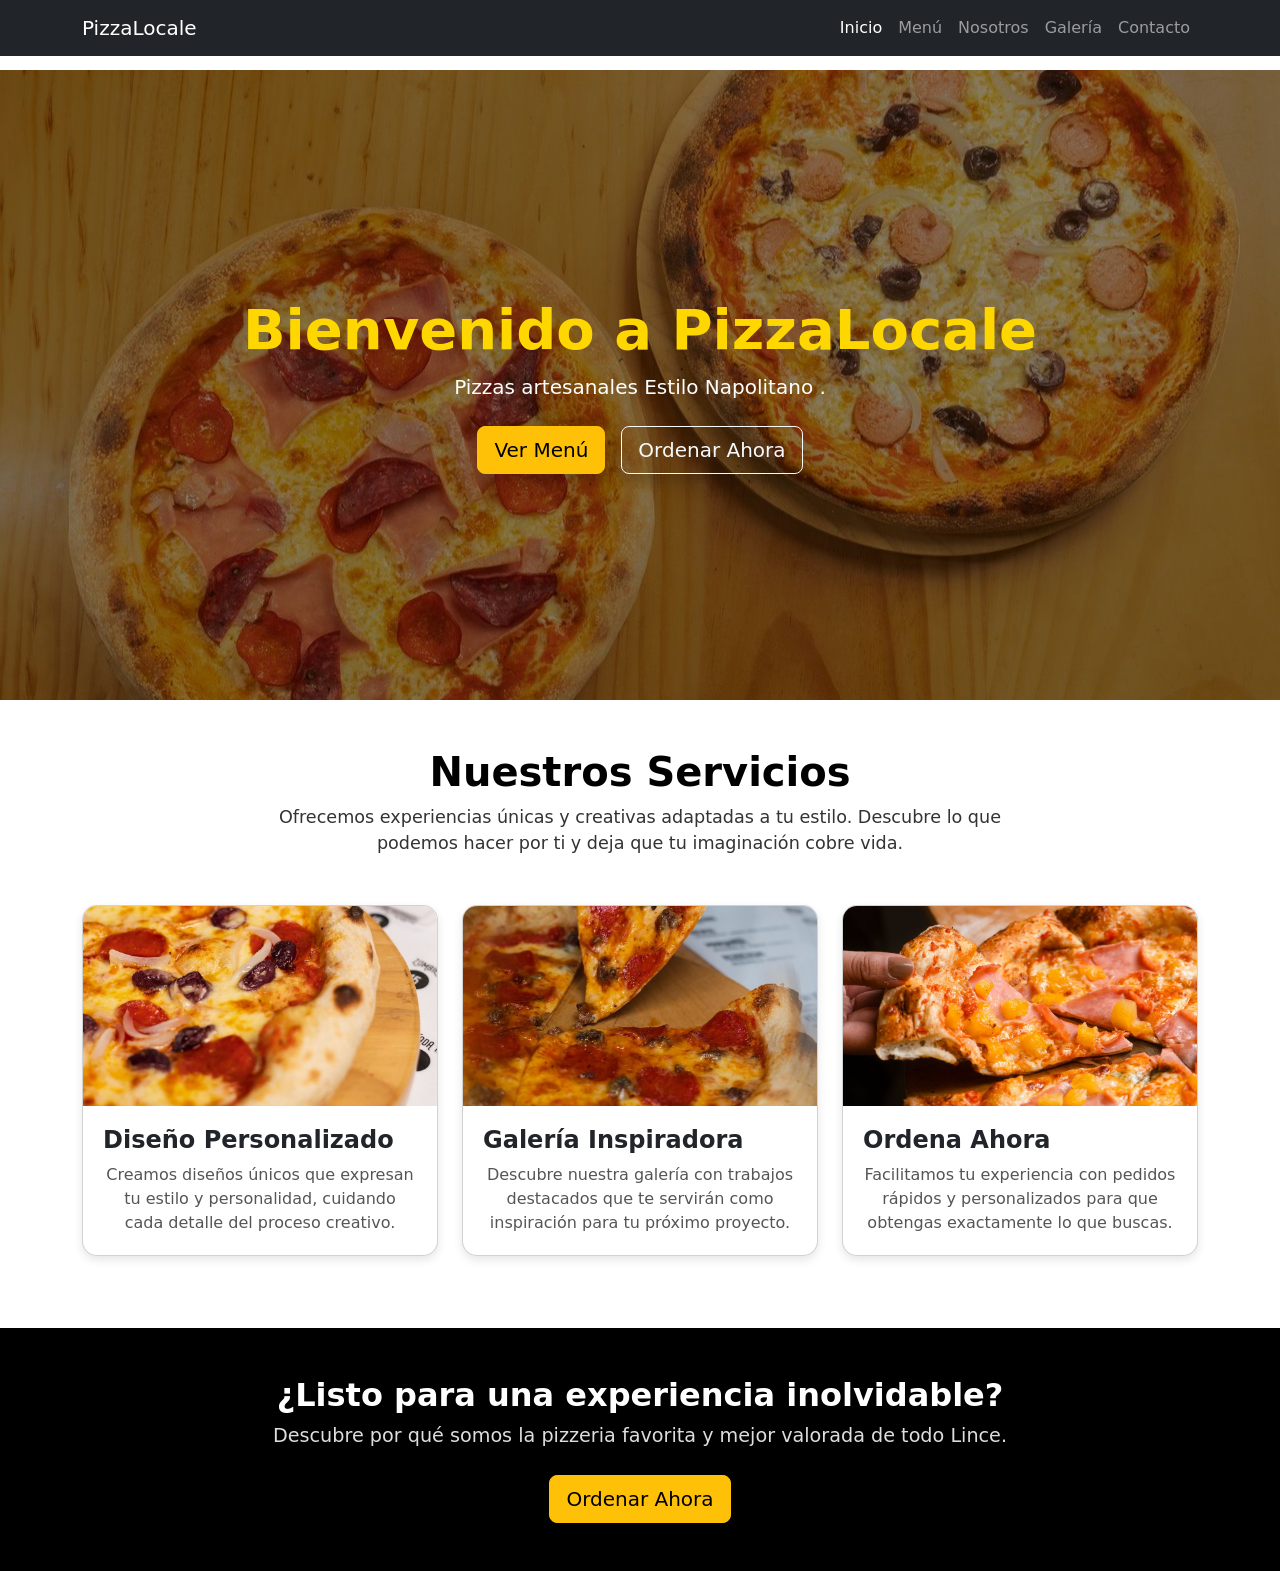
<file: index.html>
<!doctype html>
<html lang="en">

<head>
    <meta charset="utf-8">
    <meta name="viewport" content="width=device-width, initial-scale=1">
    <title>PizzaLocale</title>
    <link href="https://cdn.jsdelivr.net/npm/bootstrap@5.3.8/dist/css/bootstrap.min.css" rel="stylesheet"
        integrity="sha384-sRIl4kxILFvY47J16cr9ZwB07vP4J8+LH7qKQnuqkuIAvNWLzeN8tE5YBujZqJLB" crossorigin="anonymous">
</head>

<body>

    <!-- Navbar -->
    <nav class="navbar navbar-expand-lg navbar-dark bg-dark fixed-top">
        <div class="container">
            <!-- Logo / Nombre -->
            <a class="navbar-brand" href="#">PizzaLocale</a>

            <!-- Botón hamburguesa en móvil -->
            <button class="navbar-toggler" type="button" data-bs-toggle="collapse" data-bs-target="#navbarNav"
                aria-controls="navbarNav" aria-expanded="false" aria-label="Toggle navigation">
                <span class="navbar-toggler-icon"></span>
            </button>

            <!-- Links -->
            <div class="collapse navbar-collapse" id="navbarNav">
                <ul class="navbar-nav ms-auto">
                    <li class="nav-item">
                        <a class="nav-link active" aria-current="page" href="#">Inicio</a>
                    </li>
                    <li class="nav-item">
                        <a class="nav-link " href="menu.html">Menú</a>
                    </li>
                    <li class="nav-item">
                        <a class="nav-link" href="nosotros.html">Nosotros</a>
                    </li>
                    <li class="nav-item">
                        <a class="nav-link" href="galeria.html">Galería</a>
                    </li>
                    <li class="nav-item">
                        <a class="nav-link" href="contacto.html">Contacto</a>
                    </li>
                </ul>
            </div>
        </div>
    </nav>

    <!-- Sección Hero -->
    <section class="hero d-flex align-items-center text-center text-white">
        <div class="container">
            <h1 class="display-4 fw-bold" style="color: #FFD700;">Bienvenido a PizzaLocale</h1>
            <p class="lead mb-4">Pizzas  artesanales Estilo Napolitano .</p>
            <div class="d-flex justify-content-center gap-3">
                <a href="menu.html" class="btn btn-warning btn-lg shadow animate-btn">Ver Menú</a>
                <a href="https://wa.me/51999999999?text=Tu%20mensaje%20inicial%20aquí" class="btn btn-outline-light btn-lg shadow animate-btn">Ordenar Ahora</a>
            </div>
        </div>
    </section>

    <!-- Sección de Tarjetas -->
    <section class="section-cards py-5">
        <div class="container text-center">
            <h2 class="section-title">Nuestros Servicios</h2>
            <p class="section-description mb-5">
                Ofrecemos experiencias únicas y creativas adaptadas a tu estilo. Descubre lo que podemos hacer por ti y
                deja que tu imaginación cobre vida.
            </p>

            <div class="row">
                <!-- Tarjeta 1 -->
                <div class="col-md-4 mb-4">
                    <div class="card h-100">
                        <div class="card-img-wrapper">
                            <img src="img/imagen5.jpg" class="card-img-top" alt="Servicio 1">
                        </div>
                        <div class="card-body">
                            <h5 class="card-title">Diseño Personalizado</h5>
                            <p class="card-text">Creamos diseños únicos que expresan tu estilo y personalidad, cuidando
                                cada detalle del proceso creativo.</p>
                        </div>
                    </div>
                </div>

                <!-- Tarjeta 2 -->
                <div class="col-md-4 mb-4">
                    <div class="card h-100">
                        <div class="card-img-wrapper">
                            <img src="img/imagen9.jpg" class="card-img-top" alt="Servicio 2">
                        </div>
                        <div class="card-body">
                            <h5 class="card-title">Galería Inspiradora</h5>
                            <p class="card-text">Descubre nuestra galería con trabajos destacados que te servirán como
                                inspiración para tu próximo proyecto.</p>
                        </div>
                    </div>
                </div>

                <!-- Tarjeta 3 -->
                <div class="col-md-4 mb-4">
                    <div class="card h-100">
                        <div class="card-img-wrapper">
                            <img src="img/imagen8.jpg" class="card-img-top" alt="Servicio 3">
                        </div>
                        <div class="card-body">
                            <h5 class="card-title">Ordena Ahora</h5>
                            <p class="card-text">Facilitamos tu experiencia con pedidos rápidos y personalizados para
                                que obtengas exactamente lo que buscas.</p>
                        </div>
                    </div>
                </div>
            </div>
        </div>
    </section>

    <!-- Sección Call to Action -->
    <section class="section-cta py-5">
        <div class="container text-center">
            <h2 class="cta-title">¿Listo para una experiencia inolvidable?</h2>
            <p class="cta-subtitle mb-4">Descubre por qué somos la pizzeria favorita y mejor valorada de todo Lince.
            </p>
            <a href="https://wa.me/51999999999?text=Tu%20mensaje%20inicial%20aquí" class="btn btn-warning btn-lg shadow animate-btn">Ordenar Ahora</a>
        </div>
    </section>



    <script src="https://cdn.jsdelivr.net/npm/bootstrap@5.3.8/dist/js/bootstrap.bundle.min.js"
        integrity="sha384-FKyoEForCGlyvwx9Hj09JcYn3nv7wiPVlz7YYwJrWVcXK/BmnVDxM+D2scQbITxI"
        crossorigin="anonymous"></script>
    <link rel="stylesheet" href="css/styles.css">

</body>

</html>
</file>
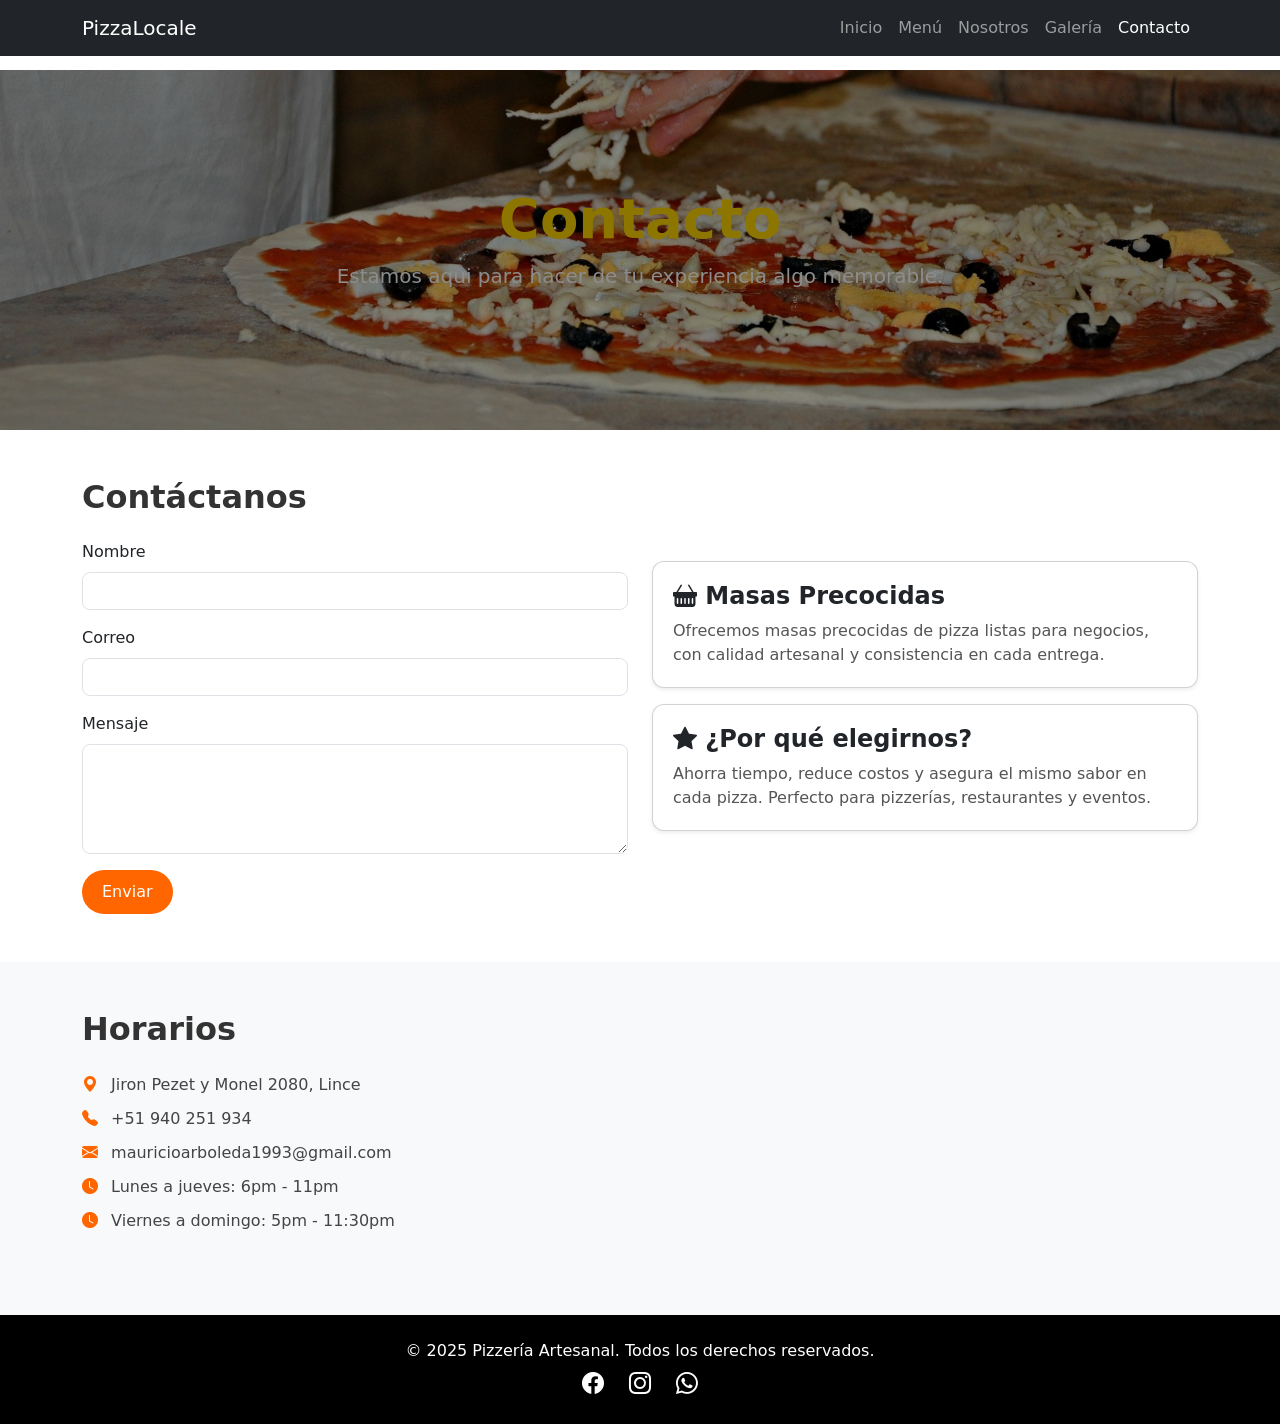
<file: contacto.html>
<!DOCTYPE html>
<html lang="es">

<head>
    <meta charset="UTF-8">
    <meta name="viewport" content="width=device-width, initial-scale=1">
    <title>Contacto - PizzaLocale</title>
    <link href="https://cdn.jsdelivr.net/npm/bootstrap@5.3.2/dist/css/bootstrap.min.css" rel="stylesheet">
    <link rel="stylesheet" href="css/styles.css"> <!-- tu CSS -->
    <!-- Bootstrap Icons -->
    <link href="https://cdn.jsdelivr.net/npm/bootstrap-icons/font/bootstrap-icons.css" rel="stylesheet">

</head>

<body>

    <!-- Navbar -->
    <nav class="navbar navbar-expand-lg navbar-dark bg-dark fixed-top">
        <div class="container">
            <a class="navbar-brand" href="index.html">PizzaLocale</a>
            <button class="navbar-toggler" type="button" data-bs-toggle="collapse" data-bs-target="#navbarNav"
                aria-controls="navbarNav" aria-expanded="false" aria-label="Toggle navigation">
                <span class="navbar-toggler-icon"></span>
            </button>
            <div class="collapse navbar-collapse" id="navbarNav">
                <ul class="navbar-nav ms-auto">
                    <li class="nav-item"><a class="nav-link" href="index.html">Inicio</a></li>
                    <li class="nav-item"><a class="nav-link" href="menu.html">Menú</a></li>
                    <li class="nav-item"><a class="nav-link" href="nosotros.html">Nosotros</a></li>
                    <li class="nav-item"><a class="nav-link" href="galeria.html">Galería</a></li>
                    <li class="nav-item"><a class="nav-link active" href="contacto.html">Contacto</a></li>
                </ul>
            </div>
        </div>
    </nav>


    <!-- Hero contacto -->
    <section class="hero-contacto d-flex align-items-center text-center text-white">
        <div class="container">
            <h1 class="display-4 fw-bold" style="color: #FFD700;">Contacto</h1>
            <p class="lead mb-4">Estamos aqui para hacer de tu experiencia algo memorable.</p>
        </div>
    </section>







    <!-- Sección Contacto -->
    <section id="contacto" class="py-5">
        <div class="container">
            <div class="row">

                <!-- Formulario con título -->
                <div class="col-md-6">
                    <h2 class="mb-4">Contáctanos</h2>
                    <form id="contactForm" action="https://formspree.io/f/mwproqbn" method="POST">
                        <div class="mb-3">
                            <label for="nombre" class="form-label">Nombre</label>
                            <input type="text" class="form-control" id="nombre" name="nombre" required>
                        </div>
                        <div class="mb-3">
                            <label for="email" class="form-label">Correo</label>
                            <input type="email" class="form-control" id="email" name="email" required>
                        </div>
                        <div class="mb-3">
                            <label for="mensaje" class="form-label">Mensaje</label>
                            <textarea class="form-control" id="mensaje" name="mensaje" rows="4" required></textarea>
                        </div>
                        <button type="submit" class="btn btn-primary">Enviar</button>
                    </form>


                    <!-- Alerta de confirmación -->
                    <div id="alerta-exito" class="alert alert-success mt-3 d-none" role="alert">
                        ✅ ¡Gracias! Tu mensaje ha sido enviado correctamente.
                    </div>
                    <div id="alerta-error" class="alert alert-danger mt-3 d-none" role="alert">
                        ❌ Ocurrió un error al enviar el mensaje. Inténtalo de nuevo.
                    </div>


                </div>

                <!-- Tarjetas de información -->
                <div class="col-md-6 d-flex flex-column justify-content-center">
                    <div class="card mb-3 shadow-sm">
                        <div class="card-body">
                            <h5 class="card-title"><i class="bi bi-basket-fill"></i> Masas Precocidas</h5>
                            <p class="card-text">Ofrecemos masas precocidas de pizza listas para negocios, con calidad
                                artesanal y consistencia en cada entrega.</p>
                        </div>
                    </div>
                    <div class="card shadow-sm">
                        <div class="card-body">
                            <h5 class="card-title"><i class="bi bi-star-fill"></i> ¿Por qué elegirnos?</h5>
                            <p class="card-text">Ahorra tiempo, reduce costos y asegura el mismo sabor en cada pizza.
                                Perfecto para pizzerías, restaurantes y eventos.</p>
                        </div>
                    </div>
                </div>

            </div>
        </div>
    </section>

    <!-- Sección Horarios -->
    <section id="horarios" class="py-5 bg-light">
        <div class="container">
            <div class="row">

                <!-- Info -->
                <div class="col-md-6">
                    <h2 class="mb-4">Horarios</h2>
                    <ul class="list-unstyled">
                        <li><i class="bi bi-geo-alt-fill"></i> Jiron Pezet y Monel 2080, Lince</li>
                        <li><i class="bi bi-telephone-fill"></i> +51 940 251 934</li>
                        <li><i class="bi bi-envelope-fill"></i> mauricioarboleda1993@gmail.com</li>
                        <li><i class="bi bi-clock-fill"></i> Lunes a jueves: 6pm - 11pm</li>
                        <li><i class="bi bi-clock-fill"></i> Viernes a domingo: 5pm - 11:30pm</li>
                    </ul>
                </div>

                <!-- Mapa -->
                <div class="col-md-6">
                    <iframe
                        src="https://www.google.com/maps/embed?pb=!1m18!1m12!1m3!1d289.97124693095003!2d-77.04220448791682!3d-12.086630847970717!2m3!1f0!2f0!3f0!3m2!1i1024!2i768!4f13.1!3m3!1m2!1s0x9105c8f6249b08b1%3A0x9c97b9f72103b98b!2sPizza%20Locale!5e0!3m2!1ses!2spe!4v1750379031617!5m2!1ses!2spe"
                        width="100%" height="250" style="border:0;" allowfullscreen="" loading="lazy">
                    </iframe>
                </div>

            </div>
        </div>
    </section>

    <!-- Footer -->
    <footer class="text-center text-white py-4">
        <div class="container">
            <p class="mb-1">&copy; 2025 Pizzería Artesanal. Todos los derechos reservados.</p>
            <div class="redes-footer">
                <a href="https://www.facebook.com/share/195Rw9Wyif/" target="_blank"> <i class="bi bi-facebook"></i></a>
                <a href="https://www.instagram.com/pizza_locale?igsh=ajg4NWt2Z3c2M3kz" target="_blank"> <i
                        class="bi bi-instagram"></i></a>
                <a href="https://wa.me/51999999999?text=Tu%20mensaje%20inicial%20aquí" target="_blank"> <i
                        class="bi bi-whatsapp"></i></a>
            </div>
        </div>
    </footer>




    <script src="https://cdn.jsdelivr.net/npm/bootstrap@5.3.8/dist/js/bootstrap.bundle.min.js"
        integrity="sha384-FKyoEForCGlyvwx9Hj09JcYn3nv7wiPVlz7YYwJrWVcXK/BmnVDxM+D2scQbITxI"
        crossorigin="anonymous"></script>
    <link rel="stylesheet" href="css/styles.css">
    <script src="js/script.js"></script>


</body>

</html>
</file>
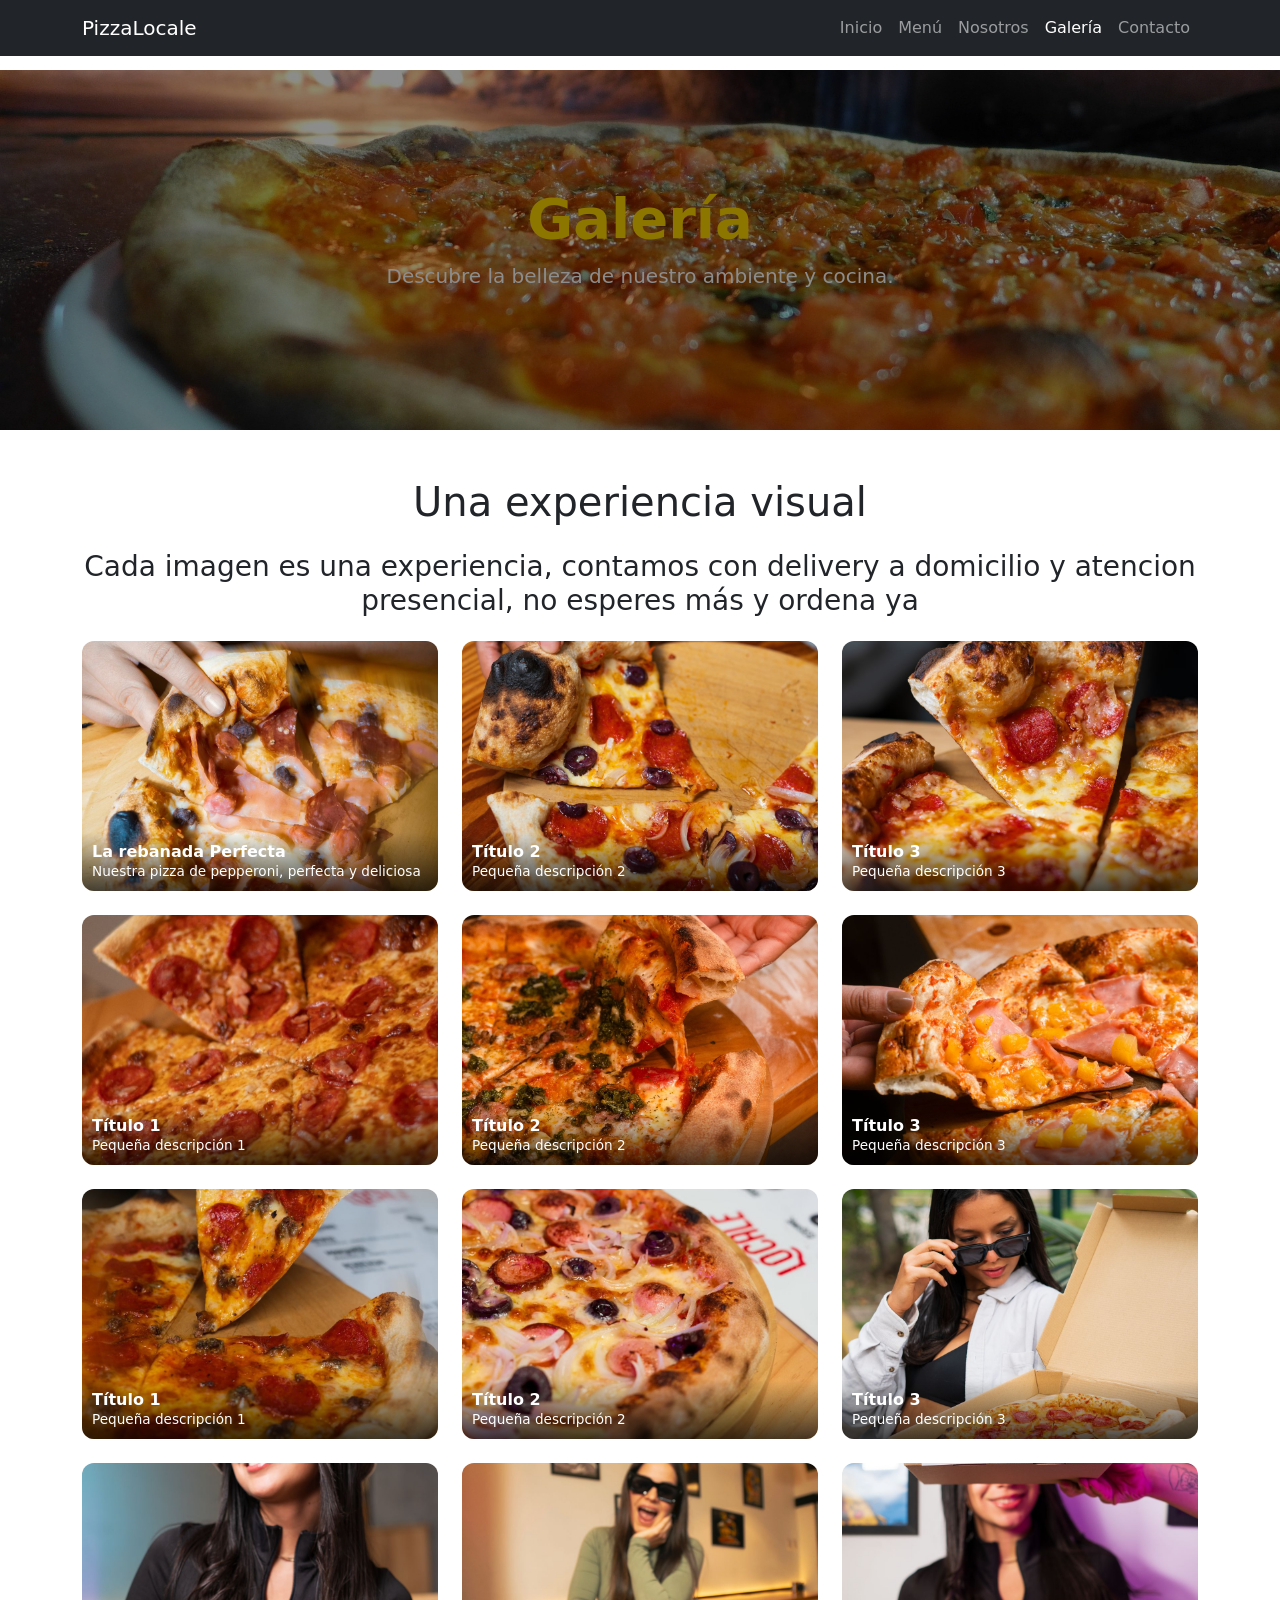
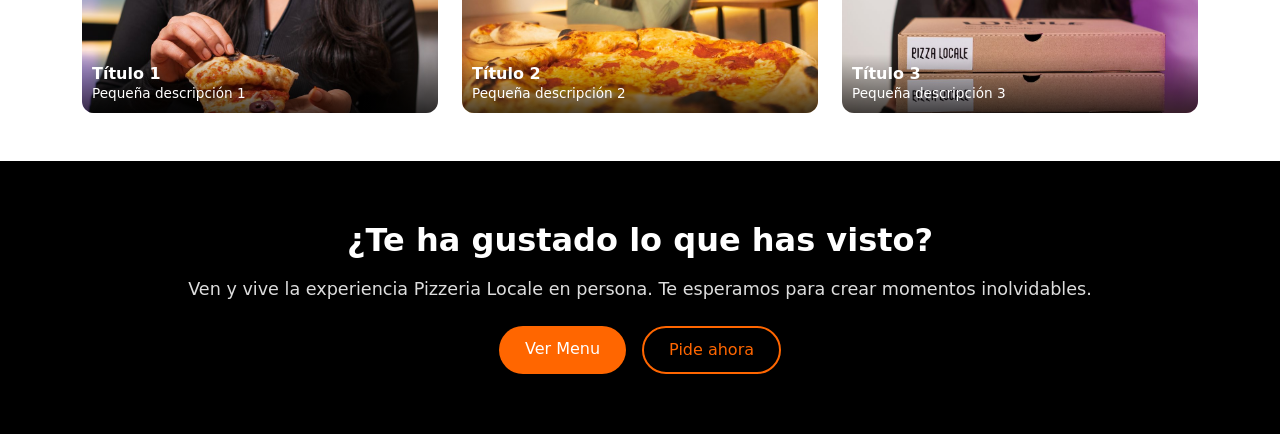
<file: galeria.html>
<!DOCTYPE html>
<html lang="es">

<head>
    <meta charset="UTF-8">
    <meta name="viewport" content="width=device-width, initial-scale=1">
    <title>Galería - PizzaLocale</title>
    <link href="https://cdn.jsdelivr.net/npm/bootstrap@5.3.2/dist/css/bootstrap.min.css" rel="stylesheet">
    <link rel="stylesheet" href="css/styles.css"> <!-- tu CSS -->
</head>

<body>

    <!-- Navbar -->
    <nav class="navbar navbar-expand-lg navbar-dark bg-dark fixed-top">
        <div class="container">
            <a class="navbar-brand" href="index.html">PizzaLocale</a>
            <button class="navbar-toggler" type="button" data-bs-toggle="collapse" data-bs-target="#navbarNav"
                aria-controls="navbarNav" aria-expanded="false" aria-label="Toggle navigation">
                <span class="navbar-toggler-icon"></span>
            </button>
            <div class="collapse navbar-collapse" id="navbarNav">
                <ul class="navbar-nav ms-auto">
                    <li class="nav-item"><a class="nav-link" href="index.html">Inicio</a></li>
                    <li class="nav-item"><a class="nav-link" href="menu.html">Menú</a></li>
                    <li class="nav-item"><a class="nav-link" href="nosotros.html">Nosotros</a></li>
                    <li class="nav-item"><a class="nav-link active" href="galeria.html">Galería</a></li>
                    <li class="nav-item"><a class="nav-link" href="contacto.html">Contacto</a></li>
                </ul>
            </div>
        </div>
    </nav>


    <!-- Hero Menú -->
    <section class="hero-galeria d-flex align-items-center text-center text-white">
        <div class="container">
            <h1 class="display-4 fw-bold" style="color: #FFD700;">Galería</h1>
            <p class="lead mb-4">Descubre la belleza de nuestro ambiente y cocina.</p>
        </div>
    </section>


    <!-- Galería -->
    <section class="galeria-section py-5">
        <div class="container">
            <h1 class="text-center mb-4">Una experiencia visual</h1>
            <h3 class="text-center mb-4">Cada imagen es una experiencia, contamos con delivery a domicilio y atencion presencial, no esperes más y ordena ya</h3>
            <div class="row g-4">
                <!-- Tarjeta -->
                <div class="col-md-4 col-sm-6">
                    <div class="galeria-card" data-bs-toggle="modal" data-bs-target="#galeriaModal1">
                        <img src="img/imagen1.jpg" alt="Imagen 1">
                        <div class="overlay">
                            <h5>La rebanada Perfecta</h5>
                            <p>Nuestra pizza de pepperoni, perfecta y deliciosa</p>
                        </div>
                    </div>
                </div>

                <!-- Tarjeta -->
                <div class="col-md-4 col-sm-6">
                    <div class="galeria-card" data-bs-toggle="modal" data-bs-target="#galeriaModal2">
                        <img src="img/imagen2.jpg" alt="Imagen 2">
                        <div class="overlay">
                            <h5>Título 2</h5>
                            <p>Pequeña descripción 2</p>
                        </div>
                    </div>
                </div>

                <!-- Tarjeta -->
                <div class="col-md-4 col-sm-6">
                    <div class="galeria-card" data-bs-toggle="modal" data-bs-target="#galeriaModal3">
                        <img src="img/imagen3.jpg" alt="Imagen 3">
                        <div class="overlay">
                            <h5>Título 3</h5>
                            <p>Pequeña descripción 3</p>
                        </div>
                    </div>
                </div>

                <!-- Tarjeta -->
                <div class="col-md-4 col-sm-6">
                    <div class="galeria-card" data-bs-toggle="modal" data-bs-target="#galeriaModal1">
                        <img src="img/imagen6.jpg" alt="Imagen 1">
                        <div class="overlay">
                            <h5>Título 1</h5>
                            <p>Pequeña descripción 1</p>
                        </div>
                    </div>
                </div>

                <!-- Tarjeta -->
                <div class="col-md-4 col-sm-6">
                    <div class="galeria-card" data-bs-toggle="modal" data-bs-target="#galeriaModal2">
                        <img src="img/imagen7.jpg" alt="Imagen 2">
                        <div class="overlay">
                            <h5>Título 2</h5>
                            <p>Pequeña descripción 2</p>
                        </div>
                    </div>
                </div>

                <!-- Tarjeta -->
                <div class="col-md-4 col-sm-6">
                    <div class="galeria-card" data-bs-toggle="modal" data-bs-target="#galeriaModal3">
                        <img src="img/imagen8.jpg" alt="Imagen 3">
                        <div class="overlay">
                            <h5>Título 3</h5>
                            <p>Pequeña descripción 3</p>
                        </div>
                    </div>
                </div>

                <!-- Tarjeta -->
                <div class="col-md-4 col-sm-6">
                    <div class="galeria-card" data-bs-toggle="modal" data-bs-target="#galeriaModal1">
                        <img src="img/imagen9.jpg" alt="Imagen 1">
                        <div class="overlay">
                            <h5>Título 1</h5>
                            <p>Pequeña descripción 1</p>
                        </div>
                    </div>
                </div>

                <!-- Tarjeta -->
                <div class="col-md-4 col-sm-6">
                    <div class="galeria-card" data-bs-toggle="modal" data-bs-target="#galeriaModal2">
                        <img src="img/imagen10.jpg" alt="Imagen 2">
                        <div class="overlay">
                            <h5>Título 2</h5>
                            <p>Pequeña descripción 2</p>
                        </div>
                    </div>
                </div>

                <!-- Tarjeta -->
                <div class="col-md-4 col-sm-6">
                    <div class="galeria-card" data-bs-toggle="modal" data-bs-target="#galeriaModal3">
                        <img src="img/imagen15.jpg" alt="Imagen 3">
                        <div class="overlay">
                            <h5>Título 3</h5>
                            <p>Pequeña descripción 3</p>
                        </div>
                    </div>
                </div>

                <!-- Tarjeta -->
                <div class="col-md-4 col-sm-6">
                    <div class="galeria-card" data-bs-toggle="modal" data-bs-target="#galeriaModal1">
                        <img src="img/imagen12.jpg" alt="Imagen 1">
                        <div class="overlay">
                            <h5>Título 1</h5>
                            <p>Pequeña descripción 1</p>
                        </div>
                    </div>
                </div>

                <!-- Tarjeta -->
                <div class="col-md-4 col-sm-6">
                    <div class="galeria-card" data-bs-toggle="modal" data-bs-target="#galeriaModal2">
                        <img src="img/imagen18.jpg" alt="Imagen 2">
                        <div class="overlay">
                            <h5>Título 2</h5>
                            <p>Pequeña descripción 2</p>
                        </div>
                    </div>
                </div>

                <!-- Tarjeta -->
                <div class="col-md-4 col-sm-6">
                    <div class="galeria-card" data-bs-toggle="modal" data-bs-target="#galeriaModal3">
                        <img src="img/imagen19.jpg" alt="Imagen 3">
                        <div class="overlay">
                            <h5>Título 3</h5>
                            <p>Pequeña descripción 3</p>
                        </div>
                    </div>
                </div>

                <!-- Repite hasta completar 12 (3 columnas x 4 filas) -->
            </div>
        </div>
    </section>

    <!-- Modal ejemplo -->
    <div class="modal fade" id="galeriaModal1" tabindex="-1">
        <div class="modal-dialog modal-lg modal-dialog-centered">
            <div class="modal-content bg-dark text-white">
                <div class="modal-body p-0">
                    <img src="img/imagen1.jpg" alt="Imagen 1" class="w-100">
                    <div class="p-3">
                        <h5>Título 1</h5>
                        <p>Descripción completa de la imagen 1. Aquí puedes extender más detalles.</p>
                    </div>
                </div>
            </div>
        </div>
    </div>


    <!-- Sección CTA -->
    <section class="cta-section">
        <div class="container text-center">
            <h2 class="mb-3">¿Te ha gustado lo que has visto?</h2>
            <p class="mb-4">Ven y vive la experiencia Pizzeria Locale en persona. Te esperamos para crear momentos inolvidables.</p>
            <div class="d-flex justify-content-center gap-3">
                <a href="menu.html" class="btn btn-orange">Ver Menu</a>
                <a href="https://wa.me/51940251934?text=Tu%20mensaje%20inicial%20aquí" class="btn btn-outline-orange">Pide ahora</a>
            </div>
        </div>
    </section>



    <script src="https://cdn.jsdelivr.net/npm/bootstrap@5.3.8/dist/js/bootstrap.bundle.min.js"
        integrity="sha384-FKyoEForCGlyvwx9Hj09JcYn3nv7wiPVlz7YYwJrWVcXK/BmnVDxM+D2scQbITxI"
        crossorigin="anonymous"></script>
    <link rel="stylesheet" href="css/styles.css">

</body>

</html>
</file>
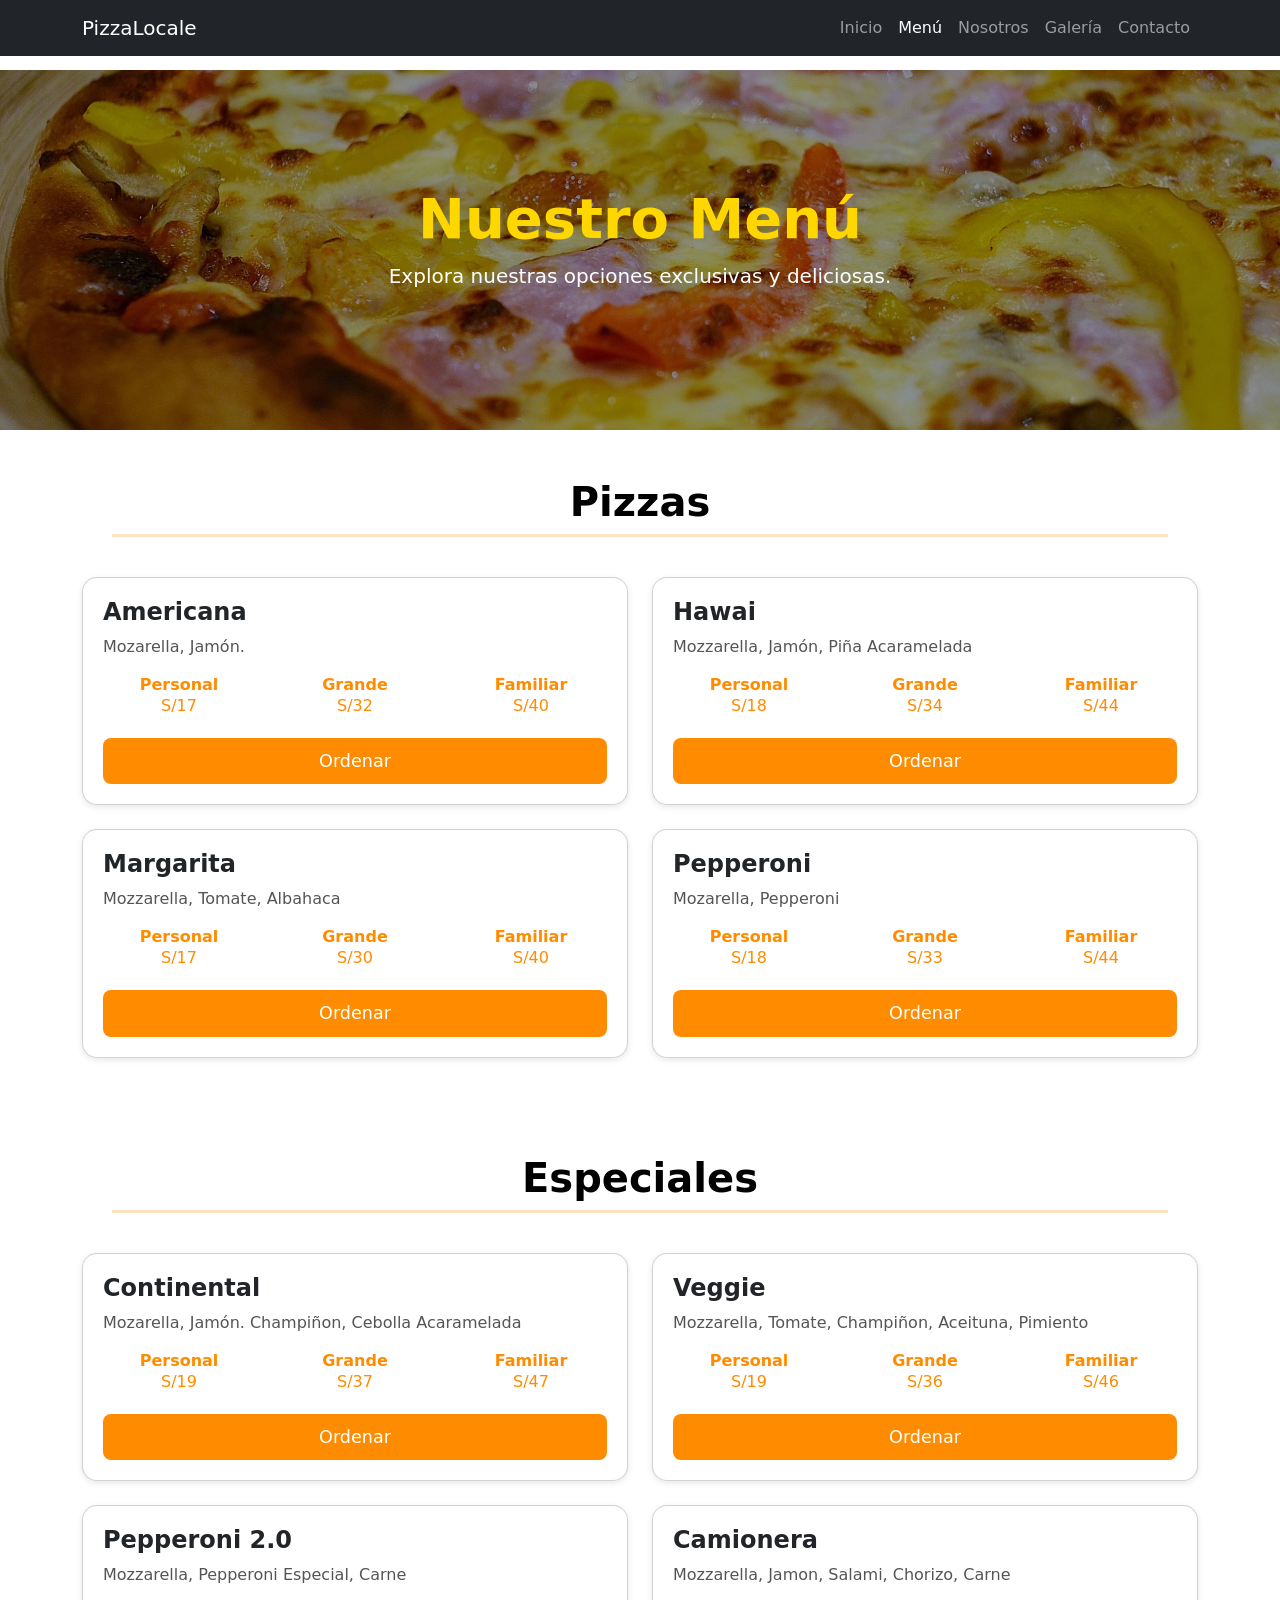
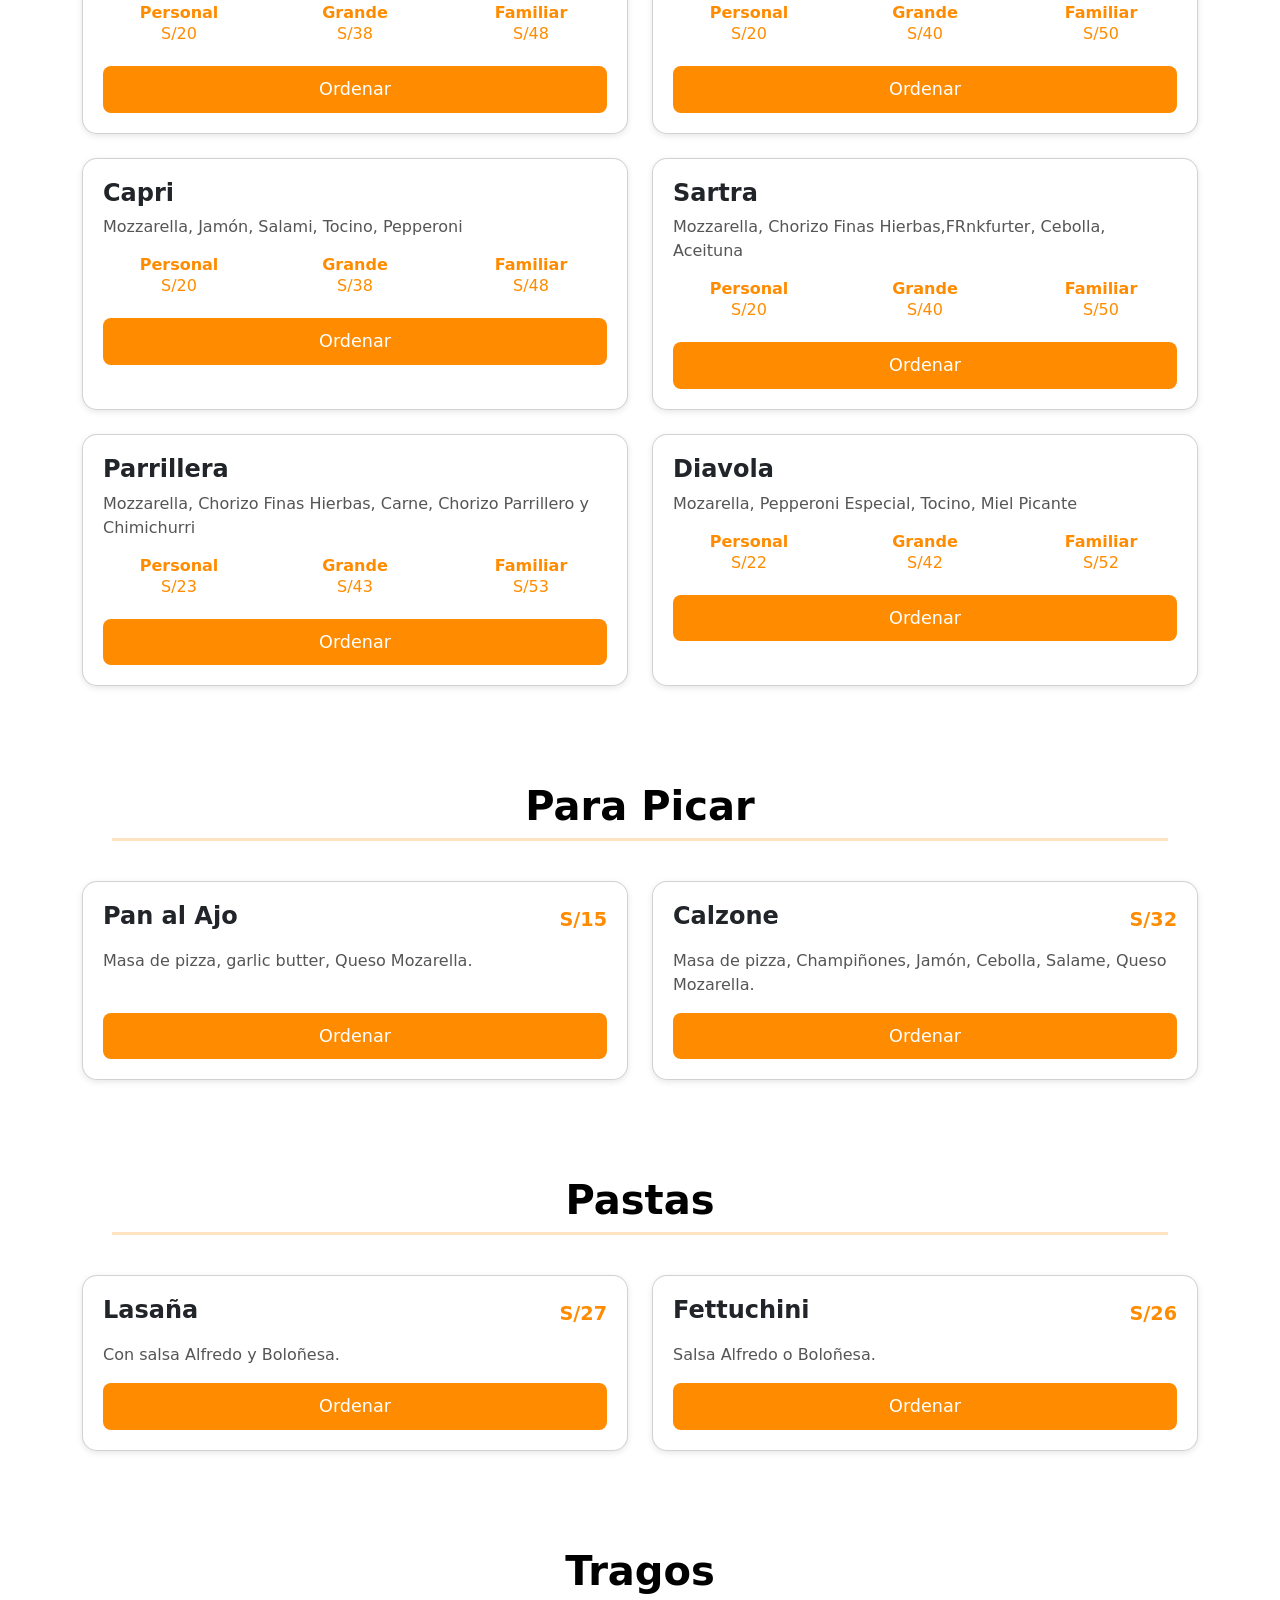
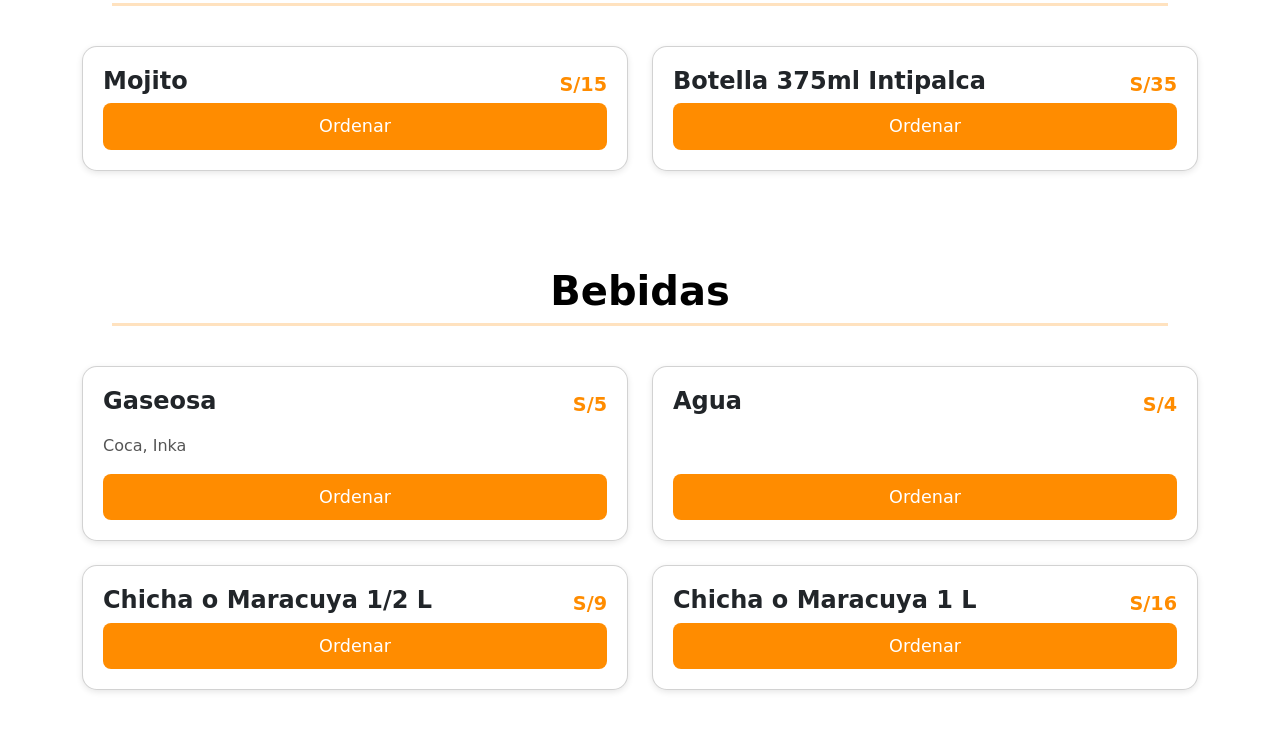
<file: menu.html>
<!DOCTYPE html>
<html lang="es">

<head>
    <meta charset="UTF-8">
    <meta name="viewport" content="width=device-width, initial-scale=1">
    <title>Menú - PizzaLocale</title>
    <link href="https://cdn.jsdelivr.net/npm/bootstrap@5.3.2/dist/css/bootstrap.min.css" rel="stylesheet">
    <link rel="stylesheet" href="css/styles.css"> <!-- tu CSS -->
</head>

<body>

    <!-- Navbar -->
    <nav class="navbar navbar-expand-lg navbar-dark bg-dark fixed-top">
        <div class="container">
            <a class="navbar-brand" href="index.html">PizzaLocale</a>
            <button class="navbar-toggler" type="button" data-bs-toggle="collapse" data-bs-target="#navbarNav"
                aria-controls="navbarNav" aria-expanded="false" aria-label="Toggle navigation">
                <span class="navbar-toggler-icon"></span>
            </button>
            <div class="collapse navbar-collapse" id="navbarNav">
                <ul class="navbar-nav ms-auto">
                    <li class="nav-item"><a class="nav-link" href="index.html">Inicio</a></li>
                    <li class="nav-item"><a class="nav-link active" href="menu.html">Menú</a></li>
                    <li class="nav-item"><a class="nav-link" href="nosotros.html">Nosotros</a></li>
                    <li class="nav-item"><a class="nav-link" href="galeria.html">Galería</a></li>
                    <li class="nav-item"><a class="nav-link" href="contacto.html">Contacto</a></li>
                </ul>
            </div>
        </div>
    </nav>

    <!-- Hero Menú -->
    <section class="hero-menu d-flex align-items-center text-center text-white">
        <div class="container">
            <h1 class="display-4 fw-bold" style="color: #FFD700;">Nuestro Menú</h1>
            <p class="lead mb-4">Explora nuestras opciones exclusivas y deliciosas.</p>
        </div>
    </section>


    <!-- Sección Menú -->
    <section class="section-menu py-5">
        <div class="container text-center">
            <h2 class="menu-title">Pizzas</h2>
            <hr class="menu-divider">

            <div class="row g-4">
                <!-- Tarjeta 1 -->
                <div class="col-md-6">
                    <div class="card menu-card h-100">
                        <div class="card-body">
                            <h2 class="card-title">Americana</h2>
                            <p class="card-description">Mozarella, Jamón.</p>

                            <div class="row menu-prices text-center">
                                <div class="col">
                                    <h6>Personal</h6>
                                    <p>S/17</p>
                                </div>
                                <div class="col">
                                    <h6>Grande</h6>
                                    <p>S/32</p>
                                </div>
                                <div class="col">
                                    <h6>Familiar</h6>
                                    <p>S/40</p>
                                </div>
                            </div>

                            <a href="https://wa.me/51940251934?text=Tu%20mensaje%20inicial%20aquí" class="btn btn-menu w-100">Ordenar</a>
                        </div>
                    </div>
                </div>

                <!-- Tarjeta 2 -->
                <div class="col-md-6">
                    <div class="card menu-card h-100">
                        <div class="card-body">
                            <h2 class="card-title">Hawai</h2>
                            <p class="card-description">Mozzarella, Jamón, Piña Acaramelada</p>

                            <div class="row menu-prices text-center">
                                <div class="col">
                                    <h6>Personal</h6>
                                    <p>S/18</p>
                                </div>
                                <div class="col">
                                    <h6>Grande</h6>
                                    <p>S/34</p>
                                </div>
                                <div class="col">
                                    <h6>Familiar</h6>
                                    <p>S/44</p>
                                </div>
                            </div>

                            <a href="https://wa.me/5194051934?text=Tu%20mensaje%20inicial%20aquí" class="btn btn-menu w-100">Ordenar</a>
                        </div>
                    </div>
                </div>

                <!-- Tarjeta 3 -->
                <div class="col-md-6">
                    <div class="card menu-card h-100">
                        <div class="card-body">
                            <h2 class="card-title">Margarita</h2>
                            <p class="card-description">Mozzarella, Tomate, Albahaca</p>

                            <div class="row menu-prices text-center">
                                <div class="col">
                                    <h6>Personal</h6>
                                    <p>S/17</p>
                                </div>
                                <div class="col">
                                    <h6>Grande</h6>
                                    <p>S/30</p>
                                </div>
                                <div class="col">
                                    <h6>Familiar</h6>
                                    <p>S/40</p>
                                </div>
                            </div>

                            <a href="https://wa.me/51940251934?text=Tu%20mensaje%20inicial%20aquí" class="btn btn-menu w-100">Ordenar</a>
                        </div>
                    </div>
                </div>

                <!-- Tarjeta 4 -->
                <div class="col-md-6">
                    <div class="card menu-card h-100">
                        <div class="card-body">
                            <h2 class="card-title">Pepperoni</h2>
                            <p class="card-description">Mozarella, Pepperoni</p>

                            <div class="row menu-prices text-center">
                                <div class="col">
                                    <h6>Personal</h6>
                                    <p>S/18</p>
                                </div>
                                <div class="col">
                                    <h6>Grande</h6>
                                    <p>S/33</p>
                                </div>
                                <div class="col">
                                    <h6>Familiar</h6>
                                    <p>S/44</p>
                                </div>
                            </div>

                            <a href="https://wa.me/51940251934?text=Tu%20mensaje%20inicial%20aquí" class="btn btn-menu w-100">Ordenar</a>
                        </div>
                    </div>
                </div>
            </div>
        </div>
    </section>

    <!-- Sección Menú -->
    <section class="section-menu py-5">
        <div class="container text-center">
            <h2 class="menu-title">Especiales</h2>
            <hr class="menu-divider">

            <div class="row g-4">
                <!-- Tarjeta 1 -->
                <div class="col-md-6">
                    <div class="card menu-card h-100">
                        <div class="card-body">
                            <h2 class="card-title">Continental</h2>
                            <p class="card-description">Mozarella, Jamón. Champiñon, Cebolla Acaramelada</p>

                            <div class="row menu-prices text-center">
                                <div class="col">
                                    <h6>Personal</h6>
                                    <p>S/19</p>
                                </div>
                                <div class="col">
                                    <h6>Grande</h6>
                                    <p>S/37</p>
                                </div>
                                <div class="col">
                                    <h6>Familiar</h6>
                                    <p>S/47</p>
                                </div>
                            </div>

                            <a href="https://wa.me/51940251934?text=Tu%20mensaje%20inicial%20aquí" class="btn btn-menu w-100">Ordenar</a>
                        </div>
                    </div>
                </div>

                <!-- Tarjeta 2 -->
                <div class="col-md-6">
                    <div class="card menu-card h-100">
                        <div class="card-body">
                            <h2 class="card-title">Veggie</h2>
                            <p class="card-description">Mozzarella, Tomate, Champiñon, Aceituna, Pimiento</p>

                            <div class="row menu-prices text-center">
                                <div class="col">
                                    <h6>Personal</h6>
                                    <p>S/19</p>
                                </div>
                                <div class="col">
                                    <h6>Grande</h6>
                                    <p>S/36</p>
                                </div>
                                <div class="col">
                                    <h6>Familiar</h6>
                                    <p>S/46</p>
                                </div>
                            </div>

                            <a href="https://wa.me/51940251934?text=Tu%20mensaje%20inicial%20aquí" class="btn btn-menu w-100">Ordenar</a>
                        </div>
                    </div>
                </div>

                <!-- Tarjeta 3 -->
                <div class="col-md-6">
                    <div class="card menu-card h-100">
                        <div class="card-body">
                            <h2 class="card-title">Pepperoni 2.0</h2>
                            <p class="card-description">Mozzarella, Pepperoni Especial, Carne</p>

                            <div class="row menu-prices text-center">
                                <div class="col">
                                    <h6>Personal</h6>
                                    <p>S/20</p>
                                </div>
                                <div class="col">
                                    <h6>Grande</h6>
                                    <p>S/38</p>
                                </div>
                                <div class="col">
                                    <h6>Familiar</h6>
                                    <p>S/48</p>
                                </div>
                            </div>

                            <a href="https://wa.me/51940251934?text=Tu%20mensaje%20inicial%20aquí" class="btn btn-menu w-100">Ordenar</a>
                        </div>
                    </div>
                </div>

                <!-- Tarjeta 3 -->
                <div class="col-md-6">
                    <div class="card menu-card h-100">
                        <div class="card-body">
                            <h2 class="card-title">Camionera</h2>
                            <p class="card-description">Mozzarella, Jamon, Salami, Chorizo, Carne</p>

                            <div class="row menu-prices text-center">
                                <div class="col">
                                    <h6>Personal</h6>
                                    <p>S/20</p>
                                </div>
                                <div class="col">
                                    <h6>Grande</h6>
                                    <p>S/40</p>
                                </div>
                                <div class="col">
                                    <h6>Familiar</h6>
                                    <p>S/50</p>
                                </div>
                            </div>

                            <a href="https://wa.me/51940251934?text=Tu%20mensaje%20inicial%20aquí" class="btn btn-menu w-100">Ordenar</a>
                        </div>
                    </div>
                </div>

                <!-- Tarjeta 3 -->
                <div class="col-md-6">
                    <div class="card menu-card h-100">
                        <div class="card-body">
                            <h2 class="card-title">Capri</h2>
                            <p class="card-description">Mozzarella, Jamón, Salami, Tocino, Pepperoni</p>

                            <div class="row menu-prices text-center">
                                <div class="col">
                                    <h6>Personal</h6>
                                    <p>S/20</p>
                                </div>
                                <div class="col">
                                    <h6>Grande</h6>
                                    <p>S/38</p>
                                </div>
                                <div class="col">
                                    <h6>Familiar</h6>
                                    <p>S/48</p>
                                </div>
                            </div>

                            <a href="https://wa.me/51940251934?text=Tu%20mensaje%20inicial%20aquí" class="btn btn-menu w-100">Ordenar</a>
                        </div>
                    </div>
                </div>

                <!-- Tarjeta 3 -->
                <div class="col-md-6">
                    <div class="card menu-card h-100">
                        <div class="card-body">
                            <h2 class="card-title">Sartra</h2>
                            <p class="card-description">Mozzarella, Chorizo Finas Hierbas,FRnkfurter, Cebolla, Aceituna
                            </p>

                            <div class="row menu-prices text-center">
                                <div class="col">
                                    <h6>Personal</h6>
                                    <p>S/20</p>
                                </div>
                                <div class="col">
                                    <h6>Grande</h6>
                                    <p>S/40</p>
                                </div>
                                <div class="col">
                                    <h6>Familiar</h6>
                                    <p>S/50</p>
                                </div>
                            </div>

                            <a href="https://wa.me/51940251934?text=Tu%20mensaje%20inicial%20aquí" class="btn btn-menu w-100">Ordenar</a>
                        </div>
                    </div>
                </div>

                <!-- Tarjeta 3 -->
                <div class="col-md-6">
                    <div class="card menu-card h-100">
                        <div class="card-body">
                            <h2 class="card-title">Parrillera</h2>
                            <p class="card-description">Mozzarella, Chorizo Finas Hierbas, Carne, Chorizo Parrillero y
                                Chimichurri</p>

                            <div class="row menu-prices text-center">
                                <div class="col">
                                    <h6>Personal</h6>
                                    <p>S/23</p>
                                </div>
                                <div class="col">
                                    <h6>Grande</h6>
                                    <p>S/43</p>
                                </div>
                                <div class="col">
                                    <h6>Familiar</h6>
                                    <p>S/53</p>
                                </div>
                            </div>

                            <a href="https://wa.me/51940251934?text=Tu%20mensaje%20inicial%20aquí" class="btn btn-menu w-100">Ordenar</a>
                        </div>
                    </div>
                </div>

                <!-- Tarjeta 4 -->
                <div class="col-md-6">
                    <div class="card menu-card h-100">
                        <div class="card-body">
                            <h2 class="card-title">Diavola</h2>
                            <p class="card-description">Mozarella, Pepperoni Especial, Tocino, Miel Picante</p>

                            <div class="row menu-prices text-center">
                                <div class="col">
                                    <h6>Personal</h6>
                                    <p>S/22</p>
                                </div>
                                <div class="col">
                                    <h6>Grande</h6>
                                    <p>S/42</p>
                                </div>
                                <div class="col">
                                    <h6>Familiar</h6>
                                    <p>S/52</p>
                                </div>
                            </div>

                            <a href="https://wa.me/51940251934?text=Tu%20mensaje%20inicial%20aquí" class="btn btn-menu w-100">Ordenar</a>
                        </div>
                    </div>
                </div>
            </div>
        </div>
    </section>

    <!-- Sección Menú -->
    <section class="section-menu py-5">
        <div class="container text-center">
            <h2 class="menu-title">Para Picar</h2>
            <hr class="menu-divider">
        </div>

        <div class="container">
            <div class="row g-4">
                <!-- Tarjeta 1 -->
                <div class="col-md-6">
                    <div class="card menu-card-alt h-100">
                        <div class="card-body d-flex flex-column">
                            <!-- Nombre y Precio -->
                            <div class="d-flex justify-content-between align-items-center">
                                <h2 class="card-title">Pan al Ajo</h2>
                                <span class="product-price">S/15</span>
                            </div>

                            <!-- Descripción -->
                            <p class="card-description">
                                Masa de pizza, garlic butter, Queso Mozarella.
                            </p>

                            <!-- Botón -->
                            <a href="https://wa.me/51940251934?text=Tu%20mensaje%20inicial%20aquí" class="btn btn-menu mt-auto">Ordenar</a>
                        </div>
                    </div>
                </div>

                <!-- Tarjeta 2 -->
                <div class="col-md-6">
                    <div class="card menu-card-alt h-100">
                        <div class="card-body d-flex flex-column">
                            <!-- Nombre y Precio -->
                            <div class="d-flex justify-content-between align-items-center">
                                <h2 class="card-title">Calzone</h2>
                                <span class="product-price">S/32</span>
                            </div>

                            <!-- Descripción -->
                            <p class="card-description">
                                Masa de pizza, Champiñones, Jamón, Cebolla, Salame, Queso Mozarella.
                            </p>

                            <!-- Botón -->
                            <a href="https://wa.me/51940251934?text=Tu%20mensaje%20inicial%20aquí" class="btn btn-menu mt-auto">Ordenar</a>
                        </div>
                    </div>
                </div>
            </div>
        </div>
    </section>


    <!-- Sección Menú -->
    <section class="section-menu py-5">
        <div class="container text-center">
            <h2 class="menu-title">Pastas</h2>
            <hr class="menu-divider">
        </div>

        <div class="container">
            <div class="row g-4">
                <!-- Tarjeta 1 -->
                <div class="col-md-6">
                    <div class="card menu-card-alt h-100">
                        <div class="card-body d-flex flex-column">
                            <!-- Nombre y Precio -->
                            <div class="d-flex justify-content-between align-items-center">
                                <h2 class="card-title">Lasaña</h2>
                                <span class="product-price">S/27</span>
                            </div>

                            <!-- Descripción -->
                            <p class="card-description">
                                Con salsa Alfredo y Boloñesa.
                            </p>

                            <!-- Botón -->
                            <a href="https://wa.me/51940251934?text=Tu%20mensaje%20inicial%20aquí" class="btn btn-menu mt-auto">Ordenar</a>
                        </div>
                    </div>
                </div>

                <!-- Tarjeta 2 -->
                <div class="col-md-6">
                    <div class="card menu-card-alt h-100">
                        <div class="card-body d-flex flex-column">
                            <!-- Nombre y Precio -->
                            <div class="d-flex justify-content-between align-items-center">
                                <h2 class="card-title">Fettuchini</h2>
                                <span class="product-price">S/26</span>
                            </div>

                            <!-- Descripción -->
                            <p class="card-description">
                                Salsa Alfredo o Boloñesa.
                            </p>

                            <!-- Botón -->
                            <a href="https://wa.me/51940251934?text=Tu%20mensaje%20inicial%20aquí" class="btn btn-menu mt-auto">Ordenar</a>
                        </div>
                    </div>
                </div>
            </div>
        </div>
    </section>


    <!-- Sección Menú -->
    <section class="section-menu py-5">
        <div class="container text-center">
            <h2 class="menu-title">Tragos</h2>
            <hr class="menu-divider">
        </div>

        <div class="container">
            <div class="row g-4">
                <!-- Tarjeta 1 -->
                <div class="col-md-6">
                    <div class="card menu-card-alt h-100">
                        <div class="card-body d-flex flex-column">
                            <!-- Nombre y Precio -->
                            <div class="d-flex justify-content-between align-items-center">
                                <h2 class="card-title">Mojito</h2>
                                <span class="product-price">S/15</span>
                            </div>

                            <!-- Botón -->
                            <a href="https://wa.me/51940251934?text=Tu%20mensaje%20inicial%20aquí" class="btn btn-menu mt-auto">Ordenar</a>
                        </div>
                    </div>
                </div>

                <!-- Tarjeta 2 -->
                <div class="col-md-6">
                    <div class="card menu-card-alt h-100">
                        <div class="card-body d-flex flex-column">
                            <!-- Nombre y Precio -->
                            <div class="d-flex justify-content-between align-items-center">
                                <h2 class="card-title">Botella 375ml Intipalca</h2>
                                <span class="product-price">S/35</span>
                            </div>

                            <!-- Botón -->
                            <a href="https://wa.me/51940251934?text=Tu%20mensaje%20inicial%20aquí" class="btn btn-menu mt-auto">Ordenar</a>
                        </div>
                    </div>
                </div>
            </div>
        </div>
    </section>


    <!-- Sección Menú -->
    <section class="section-menu py-5">
        <div class="container text-center">
            <h2 class="menu-title">Bebidas</h2>
            <hr class="menu-divider">
        </div>

        <div class="container">
            <div class="row g-4">
                <!-- Tarjeta 1 -->
                <div class="col-md-6">
                    <div class="card menu-card-alt h-100">
                        <div class="card-body d-flex flex-column">
                            <!-- Nombre y Precio -->
                            <div class="d-flex justify-content-between align-items-center">
                                <h2 class="card-title">Gaseosa</h2>
                                <span class="product-price">S/5</span>
                            </div>

                            <!-- Descripción -->
                            <p class="card-description">
                                Coca, Inka
                            </p>

                            <!-- Botón -->
                            <a href="https://wa.me/51940251934?text=Tu%20mensaje%20inicial%20aquí" class="btn btn-menu mt-auto">Ordenar</a>
                        </div>
                    </div>
                </div>

                <!-- Tarjeta 2 -->
                <div class="col-md-6">
                    <div class="card menu-card-alt h-100">
                        <div class="card-body d-flex flex-column">
                            <!-- Nombre y Precio -->
                            <div class="d-flex justify-content-between align-items-center">
                                <h2 class="card-title">Agua</h2>
                                <span class="product-price">S/4</span>
                            </div>                          

                            <!-- Botón -->
                            <a href="https://wa.me/51940251934?text=Tu%20mensaje%20inicial%20aquí" class="btn btn-menu mt-auto">Ordenar</a>
                        </div>
                    </div>
                </div>

                <!-- Tarjeta 2 -->
                <div class="col-md-6">
                    <div class="card menu-card-alt h-100">
                        <div class="card-body d-flex flex-column">
                            <!-- Nombre y Precio -->
                            <div class="d-flex justify-content-between align-items-center">
                                <h2 class="card-title">Chicha o Maracuya 1/2 L</h2>
                                <span class="product-price">S/9</span>
                            </div>                           

                            <!-- Botón -->
                            <a href="https://wa.me/51940251934?text=Tu%20mensaje%20inicial%20aquí" class="btn btn-menu mt-auto">Ordenar</a>
                        </div>
                    </div>
                </div>

                <!-- Tarjeta 2 -->
                <div class="col-md-6">
                    <div class="card menu-card-alt h-100">
                        <div class="card-body d-flex flex-column">
                            <!-- Nombre y Precio -->
                            <div class="d-flex justify-content-between align-items-center">
                                <h2 class="card-title">Chicha o Maracuya 1 L</h2>
                                <span class="product-price">S/16</span>
                            </div>                           

                            <!-- Botón -->
                            <a href="https://wa.me/51940251934?text=Tu%20mensaje%20inicial%20aquí" class="btn btn-menu mt-auto">Ordenar</a>
                        </div>
                    </div>
                </div>
            </div>
        </div>
    </section>



    <script src="https://cdn.jsdelivr.net/npm/bootstrap@5.3.8/dist/js/bootstrap.bundle.min.js"
        integrity="sha384-FKyoEForCGlyvwx9Hj09JcYn3nv7wiPVlz7YYwJrWVcXK/BmnVDxM+D2scQbITxI"
        crossorigin="anonymous"></script>
    <link rel="stylesheet" href="css/styles.css">

</body>

</html>
</file>
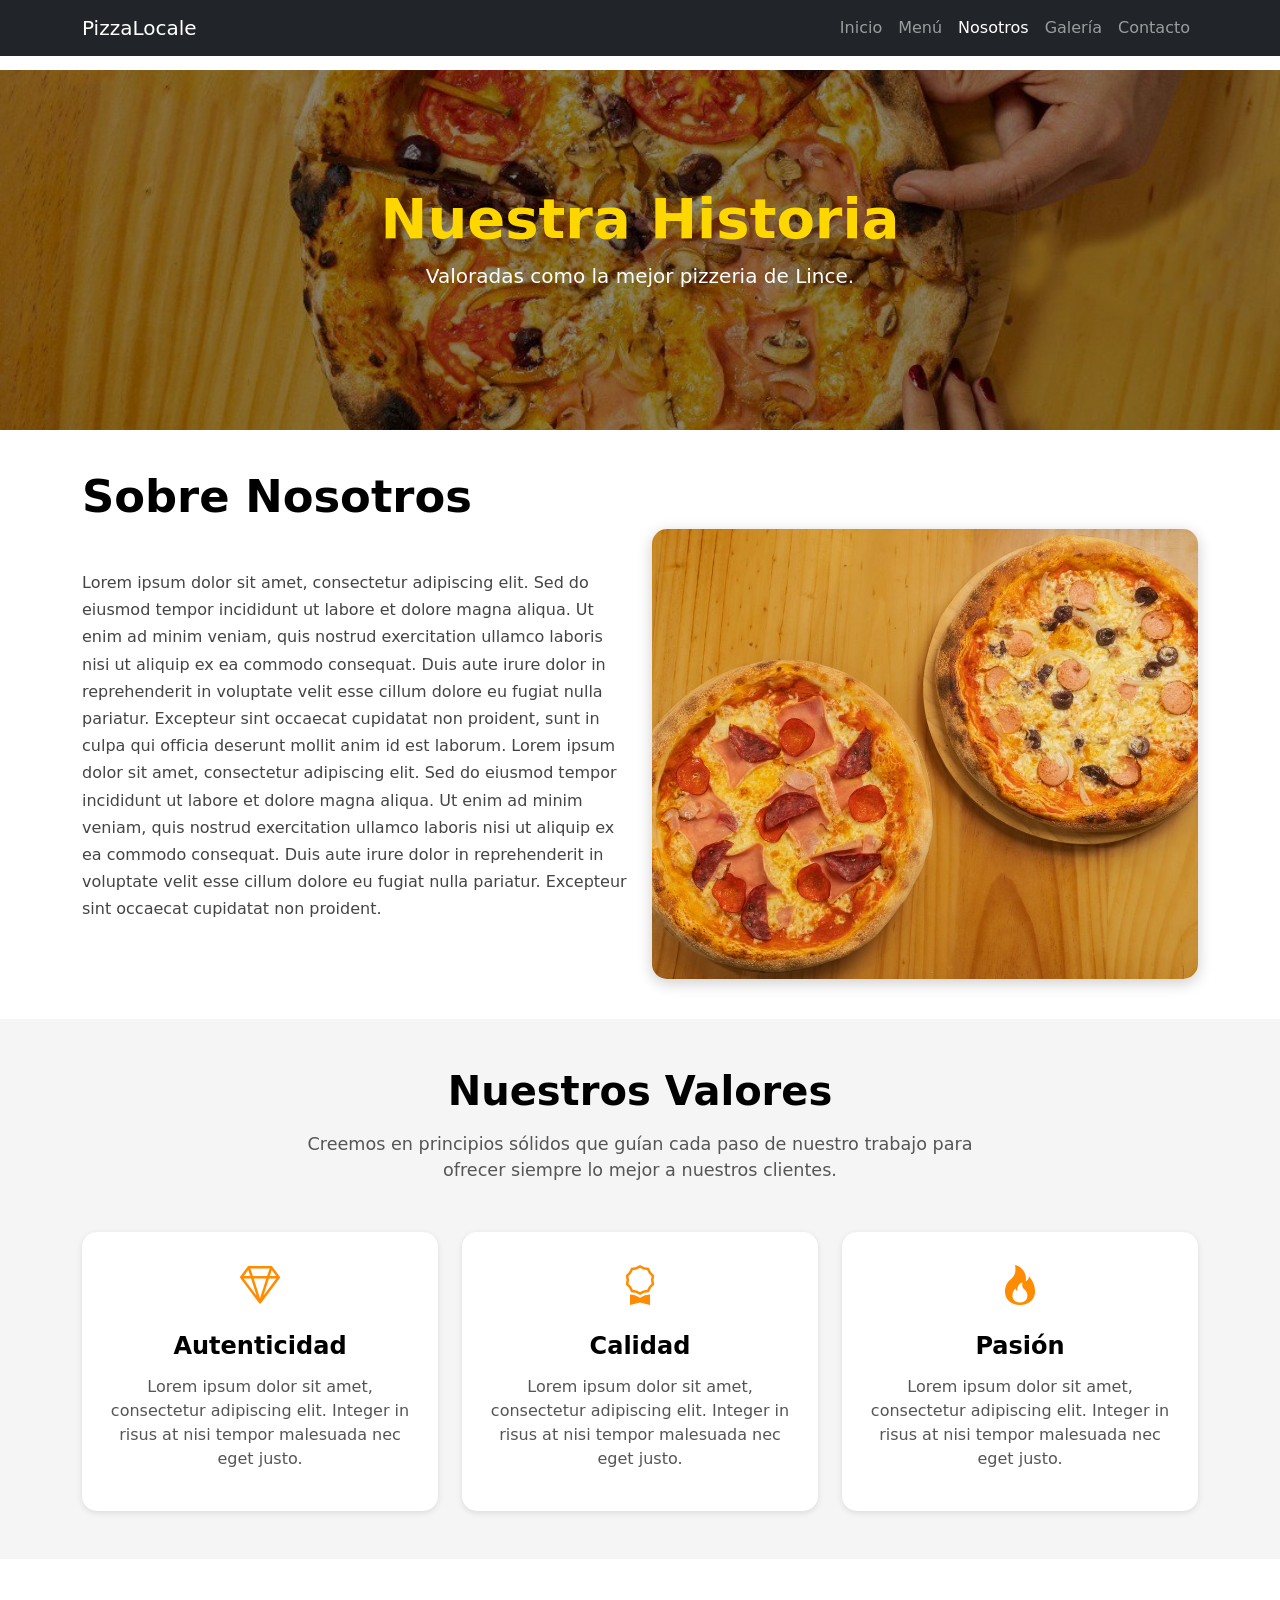
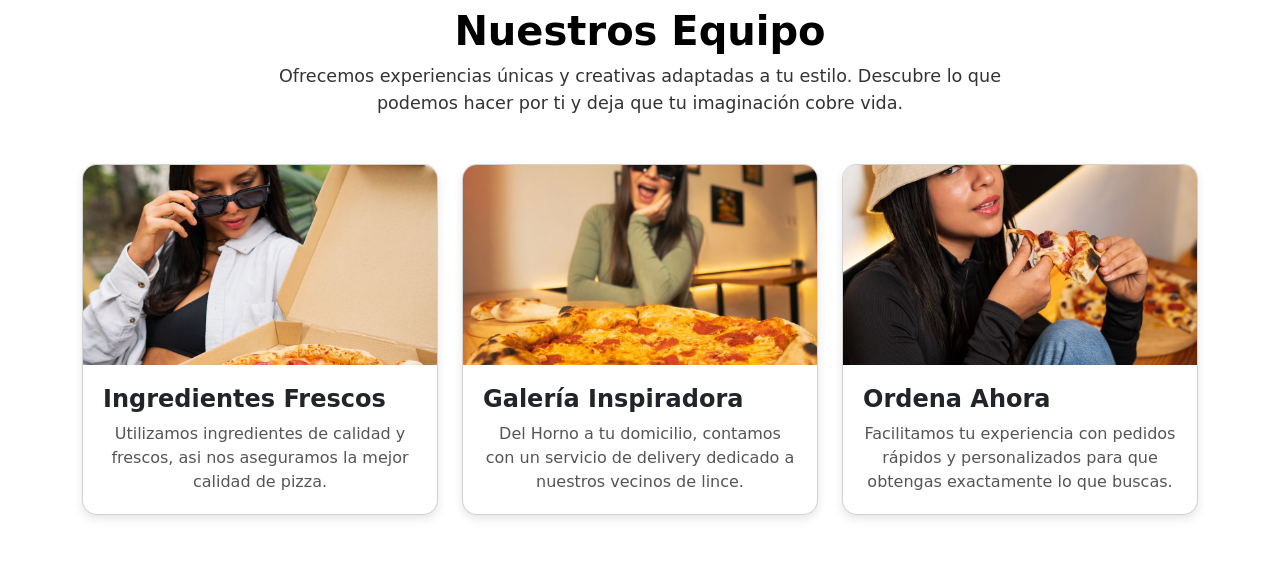
<file: nosotros.html>
<!DOCTYPE html>
<html lang="es">

<head>
    <meta charset="UTF-8">
    <meta name="viewport" content="width=device-width, initial-scale=1">
    <title>Nosotros - PizzaLocale</title>
    <link href="https://cdn.jsdelivr.net/npm/bootstrap@5.3.2/dist/css/bootstrap.min.css" rel="stylesheet">
    <link rel="stylesheet" href="css/styles.css"> <!-- tu CSS -->
    <link href="https://cdn.jsdelivr.net/npm/bootstrap-icons/font/bootstrap-icons.css" rel="stylesheet">
</head>

<body>

    <!-- Navbar -->
    <nav class="navbar navbar-expand-lg navbar-dark bg-dark fixed-top">
        <div class="container">
            <a class="navbar-brand" href="index.html">PizzaLocale</a>
            <button class="navbar-toggler" type="button" data-bs-toggle="collapse" data-bs-target="#navbarNav"
                aria-controls="navbarNav" aria-expanded="false" aria-label="Toggle navigation">
                <span class="navbar-toggler-icon"></span>
            </button>
            <div class="collapse navbar-collapse" id="navbarNav">
                <ul class="navbar-nav ms-auto">
                    <li class="nav-item"><a class="nav-link" href="index.html">Inicio</a></li>
                    <li class="nav-item"><a class="nav-link" href="menu.html">Menú</a></li>
                    <li class="nav-item"><a class="nav-link active" href="nosotros.html">Nosotros</a></li>
                    <li class="nav-item"><a class="nav-link" href="galeria.html">Galería</a></li>
                    <li class="nav-item"><a class="nav-link" href="contacto.html">Contacto</a></li>
                </ul>
            </div>
        </div>
    </nav>


    <!-- Hero Menú -->
    <section class="hero-nosotros d-flex align-items-center text-center text-white">
        <div class="container">
            <h1 class="display-4 fw-bold" style="color: #FFD700;">Nuestra Historia</h1>
            <p class="lead mb-4">Valoradas como la mejor pizzeria de Lince.</p>
        </div>
    </section>


    <section class="section-sobre-nosotros">
        <div class="container">
            <h1>Sobre Nosotros</h1>
            <div class="row align-items-center">
                <!-- Texto -->
                <div class="col-md-6">
                    <p class="sobre-text">
                        Lorem ipsum dolor sit amet, consectetur adipiscing elit.
                        Sed do eiusmod tempor incididunt ut labore et dolore magna aliqua.
                        Ut enim ad minim veniam, quis nostrud exercitation ullamco laboris nisi
                        ut aliquip ex ea commodo consequat. Duis aute irure dolor in reprehenderit
                        in voluptate velit esse cillum dolore eu fugiat nulla pariatur. Excepteur sint
                        occaecat cupidatat non proident, sunt in culpa qui officia deserunt mollit anim
                        id est laborum. Lorem ipsum dolor sit amet, consectetur adipiscing elit.
                        Sed do eiusmod tempor incididunt ut labore et dolore magna aliqua.
                        Ut enim ad minim veniam, quis nostrud exercitation ullamco laboris nisi ut aliquip
                        ex ea commodo consequat. Duis aute irure dolor in reprehenderit in voluptate velit
                        esse cillum dolore eu fugiat nulla pariatur. Excepteur sint occaecat cupidatat non proident.
                    </p>
                </div>

                <!-- Imagen -->
                <div class="col-md-6 text-center">
                    <div class="imagen-cuadro">
                        <img src="img/imagen14.jpg" alt="Nosotros" class="img-fluid rounded">
                    </div>
                </div>
            </div>
        </div>
    </section>


        <!-- Sección Nuestros Valores -->
        <section class="valores-section py-5">
            <div class="container text-center">
                <h2 class="valores-title mb-3">Nuestros Valores</h2>
                <p class="valores-subtext mb-5">
                    Creemos en principios sólidos que guían cada paso de nuestro trabajo para ofrecer siempre lo mejor a
                    nuestros clientes.
                </p>

                <div class="row g-4">
                    <!-- Tarjeta 1 -->
                    <div class="col-md-4">
                        <div class="valor-card p-4">
                            <div class="valor-icon mb-3">
                                <i class="bi bi-gem"></i>
                            </div>
                            <h4 class="valor-title">Autenticidad</h4>
                            <p class="valor-text">
                                Lorem ipsum dolor sit amet, consectetur adipiscing elit. Integer in
                                risus at nisi tempor malesuada nec eget justo.
                            </p>
                        </div>
                    </div>

                    <!-- Tarjeta 2 -->
                    <div class="col-md-4">
                        <div class="valor-card p-4">
                            <div class="valor-icon mb-3">
                                <i class="bi bi-award"></i>
                            </div>
                            <h4 class="valor-title">Calidad</h4>
                            <p class="valor-text">
                                Lorem ipsum dolor sit amet, consectetur adipiscing elit. Integer in
                                risus at nisi tempor malesuada nec eget justo.
                            </p>
                        </div>
                    </div>

                    <!-- Tarjeta 3 -->
                    <div class="col-md-4">
                        <div class="valor-card p-4">
                            <div class="valor-icon mb-3">
                                <i class="bi bi-fire"></i>
                            </div>
                            <h4 class="valor-title">Pasión</h4>
                            <p class="valor-text">
                                Lorem ipsum dolor sit amet, consectetur adipiscing elit. Integer in
                                risus at nisi tempor malesuada nec eget justo.
                            </p>
                        </div>
                    </div>
                </div>
            </div>
        </section>


        <!-- Sección de Tarjetas -->
    <section class="section-cards py-5">
        <div class="container text-center">
            <h2 class="section-title">Nuestros Equipo</h2>
            <p class="section-description mb-5">
                Ofrecemos experiencias únicas y creativas adaptadas a tu estilo. Descubre lo que podemos hacer por ti y
                deja que tu imaginación cobre vida.
            </p>

            <div class="row">
                <!-- Tarjeta 1 -->
                <div class="col-md-4 mb-4">
                    <div class="card h-100">
                        <div class="card-img-wrapper">
                            <img src="img/imagen15.jpg" class="card-img-top" alt="Servicio 1">
                        </div>
                        <div class="card-body">
                            <h5 class="card-title">Ingredientes Frescos</h5>
                            <p class="card-text">Utilizamos ingredientes de calidad y frescos, asi nos aseguramos la mejor calidad de pizza.</p>
                        </div>
                    </div>
                </div>

                <!-- Tarjeta 2 -->
                <div class="col-md-4 mb-4">
                    <div class="card h-100">
                        <div class="card-img-wrapper">
                            <img src="img/imagen18.jpg" class="card-img-top" alt="Servicio 2">
                        </div>
                        <div class="card-body">
                            <h5 class="card-title">Galería Inspiradora</h5>
                            <p class="card-text">Del Horno a tu domicilio, contamos con un servicio de delivery dedicado a nuestros vecinos de lince.</p>
                        </div>
                    </div>
                </div>

                <!-- Tarjeta 3 -->
                <div class="col-md-4 mb-4">
                    <div class="card h-100">
                        <div class="card-img-wrapper">
                            <img src="img/imagen16.jpg" class="card-img-top" alt="Servicio 3">
                        </div>
                        <div class="card-body">
                            <h5 class="card-title">Ordena Ahora</h5>
                            <p class="card-text">Facilitamos tu experiencia con pedidos rápidos y personalizados para
                                que obtengas exactamente lo que buscas.</p>
                        </div>
                    </div>
                </div>
            </div>
        </div>
    </section>

    <script src="https://cdn.jsdelivr.net/npm/bootstrap@5.3.8/dist/js/bootstrap.bundle.min.js"
        integrity="sha384-FKyoEForCGlyvwx9Hj09JcYn3nv7wiPVlz7YYwJrWVcXK/BmnVDxM+D2scQbITxI"
        crossorigin="anonymous"></script>
    <link rel="stylesheet" href="css/styles.css">

</body>

</html>
</file>
<file: css/styles.css>
.hero {
    background-image: url("../img/imagen14.jpg");
    /* Ajusta la ruta de tu imagen */
    background-size: cover;
    background-position: center;
    width: 100%;
    height: 70vh;
    /* altura que no abruma */
    position: relative;
    display: flex;
    align-items: center;
    text-align: center;
    color: white;
}

/* Oscurecer un poco la imagen para resaltar el texto */
.hero::before {
    content: "";
    position: absolute;
    top: 0;
    left: 0;
    width: 100%;
    height: 100%;
    background: rgba(0, 0, 0, 0.45);
}

/* Contenedor encima del overlay */
.hero .container {
    position: relative;
    z-index: 2;
}

/* Animación de botones */
.animate-btn {
    transition: transform 0.25s ease, box-shadow 0.25s ease;
}

.animate-btn:hover {
    transform: translateY(-4px);
    box-shadow: 0px 8px 20px rgba(0, 0, 0, 0.4);
}

body {
    padding-top: 70px;
    /* Ajusta según altura de tu navbar */
}




.section-cards {
    background: #fff;
}

.section-title {
    font-size: 2.5rem;
    font-weight: bold;
    color: #000;
}

.section-description {
    font-size: 1.1rem;
    color: #333;
    max-width: 800px;
    margin: 0 auto;
}

/* Tarjetas */
.card {
    border-radius: 15px;
    overflow: hidden;
    box-shadow: 0 4px 10px rgba(0, 0, 0, 0.1);
    transition: transform 0.3s ease, box-shadow 0.3s ease;
}

.card:hover {
    transform: translateY(-10px);
    /* Eleva la tarjeta */
    box-shadow: 0 12px 20px rgba(0, 0, 0, 0.2);
}

/* Imagen fija recortada */
.card-img-wrapper {
    width: 100%;
    height: 200px;
    /* Tamaño fijo */
    overflow: hidden;
}

.card-img-wrapper img {
    width: 100%;
    height: 100%;
    object-fit: cover;
    /* Recorta la imagen */
    object-position: center;
    transition: transform 0.5s ease;
}

.card-img-wrapper img:hover {
    transform: scale(1.05);
    /* Zoom suave */
}

.card-body {
    padding: 20px;
}

.card-title {
    font-size: 1.25rem;
    font-weight: bold;
}

.card-text {
    font-size: 1rem;
    color: #555;
}



.section-cta {
    background: #000;
    /* Fondo negro */
    color: white;
}

.cta-title {
    font-size: 2rem;
    font-weight: bold;
    color: #fff;
}

.cta-subtitle {
    font-size: 1.2rem;
    color: #ddd;
}

/* Botón animado igual al hero */
.animate-btn {
    transition: transform 0.25s ease, box-shadow 0.25s ease;
}

.animate-btn:hover {
    transform: translateY(-4px);
    box-shadow: 0px 8px 20px rgba(0, 0, 0, 0.4);
}






/* Hero Menú */
.hero-menu {
    background-image: url("../img/imagen23.jpg");
    /* Pon aquí tu imagen */
    background-size: cover;
    background-position: center;
    width: 100%;
    height: 40vh;
    /* Altura menor que el hero del inicio */
    position: relative;
    display: flex;
    align-items: center;
    text-align: center;
    color: white;
}

/* Overlay para oscurecer la imagen */
.hero-menu::before {
    content: "";
    position: absolute;
    top: 0;
    left: 0;
    width: 100%;
    height: 100%;
    background: rgba(0, 0, 0, 0.45);
}

/* Contenido encima del overlay */
.hero-menu .container {
    position: relative;
    z-index: 2;
}


/* Sección Menú */
.section-menu {
    background: #fff;
}

.menu-title {
    font-size: 2.5rem;
    font-weight: bold;
    color: #000;
    text-align: center;
}

.menu-divider {
    width: calc(100% - 60px);
    /* ancho casi completo */
    height: 3px;
    background: #FF8C00;
    /* Naranja oscuro */
    margin: 0 auto 40px auto;
    border: none;
}

.menu-card {
    border-radius: 15px;
    overflow: hidden;
    transition: transform 0.3s ease, box-shadow 0.3s ease;
    box-shadow: 0 2px 6px rgba(0, 0, 0, 0.1);
}

.menu-card:hover {
    transform: scale(1.03);
    box-shadow: 4px 4px 15px rgba(0, 0, 0, 0.2);
}

.card-title {
    font-size: 1.5rem;
    text-align: left;
}

.card-description {
    font-size: 1rem;
    text-align: left;
    color: #555;
}

/* Precios centrados y color naranja */
.menu-prices {
    margin-top: 15px;
    text-align: center;
}

.menu-prices h6 {
    font-size: 1rem;
    font-weight: bold;
    color: #FF8C00;
    /* Naranja */
    margin: 0;
}

.menu-prices p {
    margin: 0;
    color: #FF8C00;
    /* Naranja */
}

/* Botón menú */
.btn-menu {
    background: #FF8C00;
    /* Naranja oscuro */
    color: white;
    border: none;
    border-radius: 8px;
    padding: 10px;
    font-size: 1.1rem;
    transition: transform 0.25s ease, box-shadow 0.25s ease, background 0.3s ease;
    margin-top: 20px;
    /* Espacio extra entre precios y botón */
}

.btn-menu:hover {
    transform: translateY(-3px);
    box-shadow: 0px 8px 20px rgba(0, 0, 0, 0.4);
    background: #e07b00;
    /* Un naranja más brillante */
}


.menu-card-alt {
    border-radius: 15px;
    overflow: hidden;
    transition: transform 0.3s ease, box-shadow 0.3s ease;
    box-shadow: 0 2px 6px rgba(0, 0, 0, 0.1);
    display: flex;
    flex-direction: column;
}

.menu-card-alt:hover {
    transform: scale(1.03);
    box-shadow: 4px 4px 15px rgba(0, 0, 0, 0.2);
}

.menu-card-alt .card-title {
    font-size: 1.5rem;
    font-weight: bold;
    text-align: left;
}

.menu-card-alt .product-price {
    font-size: 1.2rem;
    font-weight: bold;
    color: #FF8C00;
}

.menu-card-alt .card-description {
    font-size: 1rem;
    color: #555;
    margin-top: 10px;
    text-align: left;
}




/* Hero Nosotros */
.hero-nosotros {
    background-image: url("../img/imagen20.jpg");
    /* Pon aquí tu imagen */
    background-size: cover;
    background-position: center;
    width: 100%;
    height: 40vh;
    /* Altura menor que el hero del inicio */
    position: relative;
    display: flex;
    align-items: center;
    text-align: center;
    color: white;
}

/* Overlay para oscurecer la imagen */
.hero-nosotros::before {
    content: "";
    position: absolute;
    top: 0;
    left: 0;
    width: 100%;
    height: 100%;
    background: rgba(0, 0, 0, 0.45);
}

/* Contenido encima del overlay */
.hero-nosotros .container {
    position: relative;
    z-index: 2;
}




.section-sobre-nosotros {
    background: #fff;
    padding-top: 40px;
    padding-bottom: 40px;
}

.section-sobre-nosotros h1 {
    font-size: 2.8rem;
    font-weight: bold;
    text-align: left;
    /* ahora pegado a la izquierda */
    color: #000;
    margin-bottom: 5px !important;
    /* espacio más pequeño entre título y párrafo */
}

.sobre-text {
    font-size: 1rem;
    line-height: 1.7;
    color: #444;
    text-align: left;
    margin-top: 0;
}

.imagen-cuadro {
    width: 100%;
    max-width: 650px;
    /* límite del ancho */
    height: 450px;
    /* altura fija rectangular */
    margin: 0 auto;
    overflow: hidden;
    /* recorta lo que sobresalga */
    border-radius: 15px;
    /* bordes redondeados */
    box-shadow: 0 4px 15px rgba(0, 0, 0, 0.2);
    /* sombra elegante */
}

.imagen-cuadro img {
    width: 100%;
    height: 100%;
    object-fit: cover;
    /* hace que la imagen llene el cuadro sin deformarse */
    border-radius: 15px;
}

.section-sobre-nosotros p {
    margin-top: 0 !important;
    /* quitamos margen superior del párrafo */
}

.valores-section {
    background: #f5f5f5;
    /* gris claro */
}

.valores-title {
    font-size: 2.5rem;
    font-weight: bold;
    color: #000;
}

.valores-subtext {
    font-size: 1.1rem;
    color: #555;
    max-width: 700px;
    margin: 0 auto;
}

.valor-card {
    background: #ffffff;
    /* blanco limpio que combina con gris */
    border-radius: 15px;
    transition: transform 0.3s ease, box-shadow 0.3s ease;
    box-shadow: 0 2px 6px rgba(0, 0, 0, 0.1);
    height: 100%;
}

.valor-card:hover {
    transform: translateY(-8px);
    box-shadow: 0 6px 20px rgba(0, 0, 0, 0.15);
}

.valor-icon i {
    font-size: 2.5rem;
    color: #ff8c00;
    /* naranja oscuro */
}

.valor-title {
    font-size: 1.5rem;
    font-weight: bold;
    margin-bottom: 15px;
    color: #000;
}

.valor-text {
    font-size: 1rem;
    color: #555;
}


/* Hero Galeria */
.hero-galeria {
    background-image: url("../img/imagen21.jpg");
    /* Pon aquí tu imagen */
    background-size: cover;
    background-position: center;
    width: 100%;
    height: 40vh;
    /* Altura menor que el hero del inicio */
    position: relative;
    display: flex;
    align-items: center;
    text-align: center;
    color: white;
}

/* Oscurecer un poco la imagen para resaltar el texto */
.hero-galeria::before {
    content: "";
    position: absolute;
    top: 0;
    left: 0;
    width: 100%;
    height: 100%;
    background: rgba(0, 0, 0, 0.45);
}



.galeria-card {
    position: relative;
    height: 250px;
    /* tamaño fijo */
    border-radius: 12px;
    overflow: hidden;
    cursor: pointer;
    transition: transform 0.3s ease;
}

.galeria-card img {
    width: 100%;
    height: 100%;
    object-fit: cover;
    transition: transform 0.4s ease;
}

.galeria-card:hover img {
    transform: scale(1.1);
    /* zoom suave */
}

.overlay {
    position: absolute;
    bottom: 0;
    left: 0;
    width: 100%;
    padding: 10px;
    background: linear-gradient(to top, rgba(0, 0, 0, 0.7), transparent);
    color: white;
    text-align: left;
}

.overlay h5 {
    margin: 0;
    font-size: 1rem;
    font-weight: bold;
}

.overlay p {
    margin: 0;
    font-size: 0.85rem;
}



/* ==== SECCIÓN CTA ==== */
.cta-section {
    background: #000;
    color: white;
    padding: 60px 0;
}

.cta-section h2 {
    font-size: 2rem;
    font-weight: 700;
}

.cta-section p {
    font-size: 1.1rem;
    color: #ddd;
    margin-bottom: 30px;
}

/* ==== BOTONES ==== */
.btn-orange {
    background-color: #ff6600;
    color: white;
    border-radius: 30px;
    padding: 10px 25px;
    font-weight: 500;
    transition: all 0.3s ease;
    text-decoration: none;
}

.btn-orange:hover {
    transform: scale(1.05);
    box-shadow: 0 6px 18px rgba(255, 102, 0, 0.6);
    color: white;
}

.btn-outline-orange {
    background: transparent;
    border: 2px solid #ff6600;
    color: #ff6600;
    border-radius: 30px;
    padding: 10px 25px;
    font-weight: 500;
    transition: all 0.3s ease;
    text-decoration: none;
}

.btn-outline-orange:hover {
    transform: scale(1.05);
    background: #ff6600;
    color: white;
    box-shadow: 0 6px 18px rgba(255, 102, 0, 0.6);
}




/* Hero contacto */
.hero-contacto {
    background-image: url("../img/imagen22.jpg");
    /* Pon aquí tu imagen */
    background-size: cover;
    background-position: center;
    width: 100%;
    height: 40vh;
    /* Altura menor que el hero del inicio */
    position: relative;
    display: flex;
    align-items: center;
    text-align: center;
    color: white;
}

/* Oscurecer un poco la imagen para resaltar el texto */
.hero-contacto::before {
    content: "";
    position: absolute;
    top: 0;
    left: 0;
    width: 100%;
    height: 100%;
    background: rgba(0, 0, 0, 0.45);
}

/* Contacto */
#contacto h2 {
    font-weight: bold;
    color: #333;
}

#contacto .form-control {
    border-radius: 8px;
    transition: 0.3s;
}

#contacto .form-control:focus {
    border-color: #ff6600;
    box-shadow: 0 0 8px rgba(255, 102, 0, 0.4);
}

#contacto .btn-primary {
    background-color: #ff6600;
    border: none;
    border-radius: 25px;
    padding: 10px 20px;
    transition: 0.3s;
}

#contacto .btn-primary:hover {
    background-color: #e55b00;
    transform: scale(1.05);
}

/* Tarjetas */
#contacto .card {
    border-radius: 12px;
    transition: 0.3s;
}

#contacto .card:hover {
    transform: translateY(-5px);
    box-shadow: 0 4px 12px rgba(0, 0, 0, 0.15);
}

/* Horarios */
#horarios h2 {
    font-weight: bold;
    color: #333;
}

#horarios ul li {
    font-size: 16px;
    margin-bottom: 10px;
    color: #444;
}

#horarios ul li i {
    color: #ff6600;
    margin-right: 8px;
}

/* Footer */
footer {
    background-color: #000;
}

footer p {
    margin: 0;
}

footer .redes-footer a {
    color: #fff;
    margin: 0 10px;
    font-size: 22px;
    transition: 0.3s;
}

footer .redes-footer a:hover {
    color: #ff6600;
    transform: scale(1.2);

}
</file>
